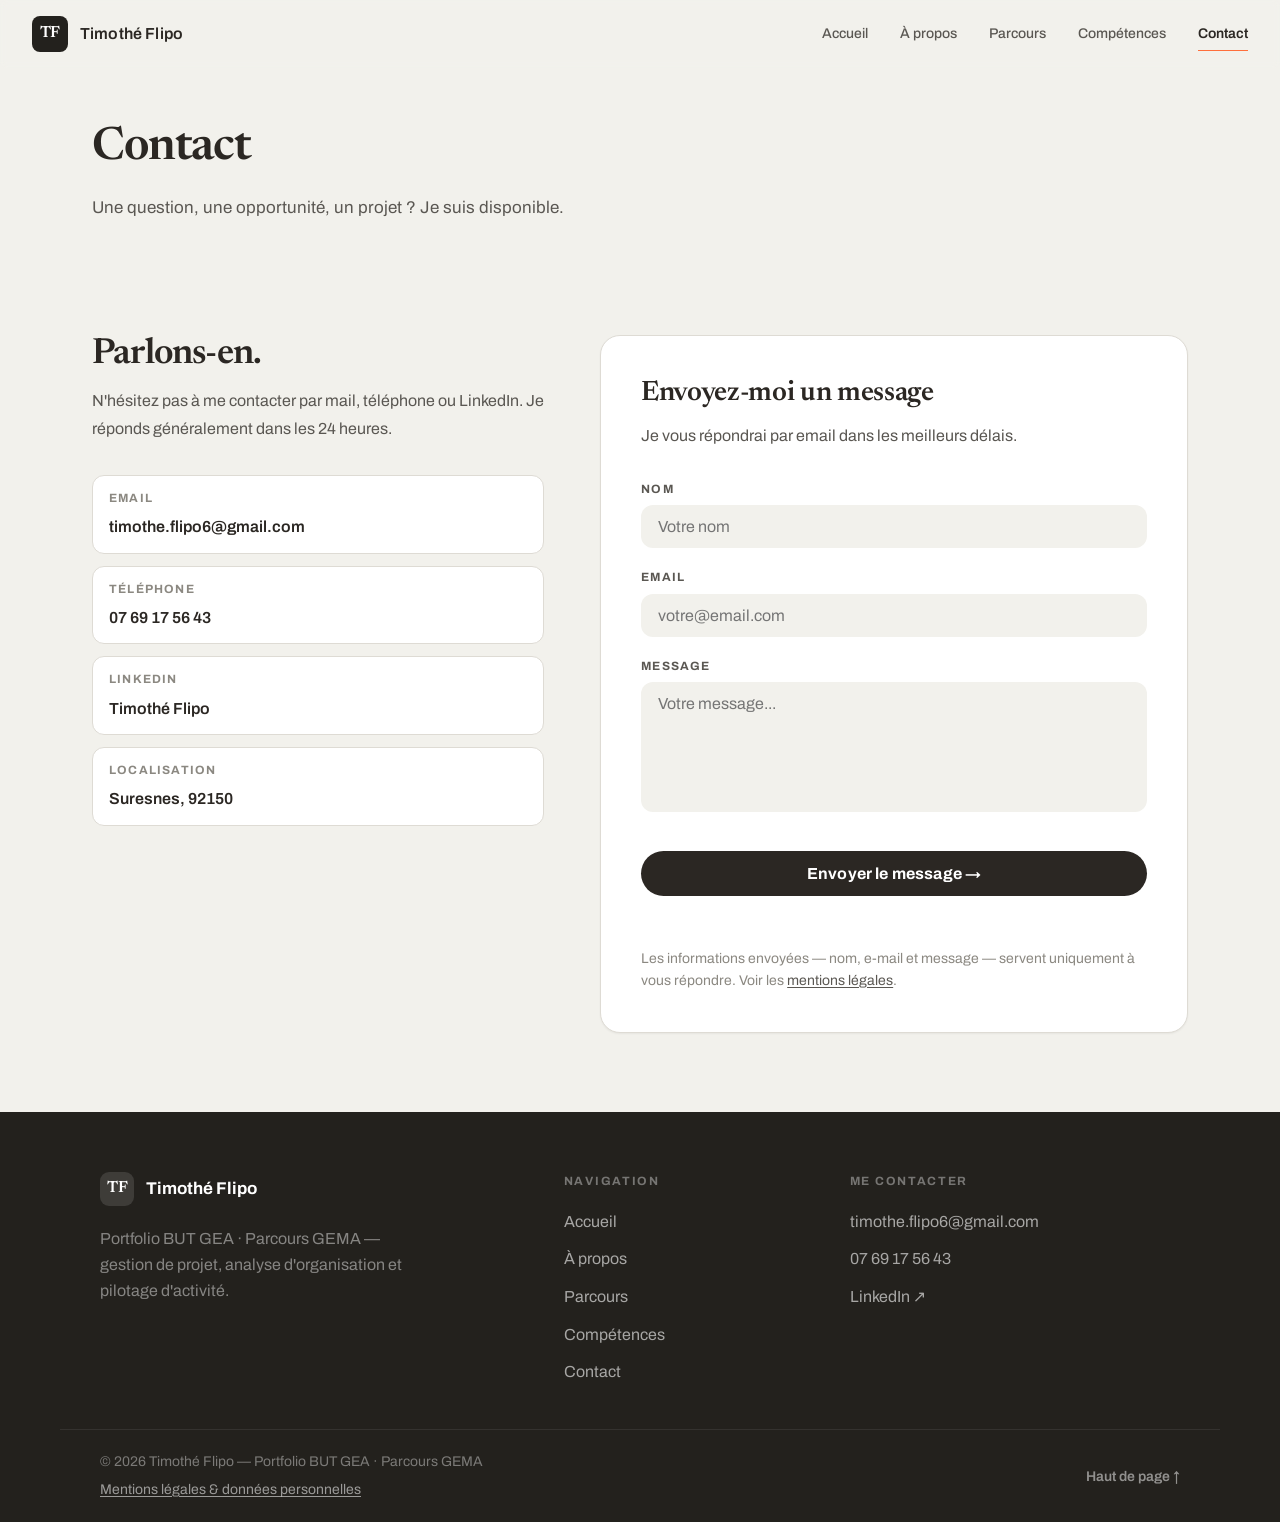
<file: contact.html>
<!DOCTYPE html>
<html lang="fr">
<head>
  <meta charset="UTF-8">
  <meta name="viewport" content="width=device-width, initial-scale=1.0">
  <meta name="description" content="Contacter Timothé Flipo — mail, téléphone, LinkedIn.">
  <title>Contact — Timothé Flipo</title>
  <link rel="preconnect" href="https://fonts.googleapis.com">
  <link rel="preconnect" href="https://fonts.gstatic.com" crossorigin>
  <link href="https://fonts.googleapis.com/css2?family=Archivo:wght@400;500;600;700&amp;family=Newsreader:opsz,wght@6..72,400;6..72,500;6..72,600&amp;display=swap" rel="stylesheet">
  <link rel="icon" href="favicon.svg?v=220" type="image/svg+xml">
  <link rel="canonical" href="https://timotheflipo.github.io/portfolio-v2/contact.html">
  <meta property="og:type" content="website">
  <meta property="og:locale" content="fr_FR">
  <meta property="og:site_name" content="Timothé Flipo — Portfolio">
  <meta property="og:title" content="Contact — Timothé Flipo">
  <meta property="og:description" content="Contacter Timothé Flipo — mail, téléphone, LinkedIn.">
  <meta property="og:url" content="https://timotheflipo.github.io/portfolio-v2/contact.html">
  <meta property="og:image" content="https://timotheflipo.github.io/portfolio-v2/images/og-card.png">
  <meta property="og:image:width" content="1200">
  <meta property="og:image:height" content="630">
  <meta name="twitter:card" content="summary_large_image">
  <meta name="theme-color" content="#f2f1ec">
  <!-- Sans JavaScript, les blocs animés à l'apparition doivent rester lisibles :
       la classe est posée avant le premier rendu, et c'est elle qui autorise le masquage. -->
  <script>document.documentElement.classList.add('js');</script>
  <link rel="stylesheet" href="css/style.css?v=220">
</head>
<body>

  <!-- Header injecté par main.js -->

  <main>
    <!-- PAGE HERO -->
    <div class="page-hero">
      <h1>Contact</h1>
      <p>Une question, une opportunité, un projet ? Je suis disponible.</p>
    </div>

    <!-- CONTACT LAYOUT -->
    <section class="contact-section">
      <div class="contact-layout">

        <!-- Colonne gauche : infos -->
        <div class="contact-info reveal-l">
          <h2 class="contact-info-title">Parlons-en.</h2>
          <p>
            N'hésitez pas à me contacter par mail, téléphone ou LinkedIn.
            Je réponds généralement dans les 24 heures.
          </p>

          <div class="contact-items">
            <a class="contact-item" href="mailto:timothe.flipo6@gmail.com">
              <div>
                <span class="contact-label">Email</span>
                <span class="contact-val">timothe.flipo6@gmail.com</span>
              </div>
            </a>

            <a class="contact-item" href="tel:+33769175643">
              <div>
                <span class="contact-label">Téléphone</span>
                <span class="contact-val">07 69 17 56 43</span>
              </div>
            </a>

            <a class="contact-item"
               href="https://www.linkedin.com/in/timoth%C3%A9-flipo-675099336"
               target="_blank" rel="noopener">
              <div>
                <span class="contact-label">LinkedIn</span>
                <span class="contact-val">Timothé Flipo</span>
              </div>
            </a>

            <div class="contact-item" style="cursor: default;">
              <div>
                <span class="contact-label">Localisation</span>
                <span class="contact-val">Suresnes, 92150</span>
              </div>
            </div>
          </div>
        </div>

        <!-- Colonne droite : formulaire -->
        <div class="contact-form-card reveal-r">
          <h3 class="form-heading">Envoyez-moi un message</h3>
          <p class="form-sub">Je vous répondrai par email dans les meilleurs délais.</p>

          <!-- Envoi sans rechargement via Web3Forms — voir initContactForm() dans js/main.js. -->
          <form id="contact-form">
            <input type="hidden" name="access_key" value="5fb1afc9-3785-4180-9e1e-0673cbe2ccaa">
            <input type="hidden" name="subject" value="Nouveau message depuis le portfolio">
            <input type="hidden" name="from_name" value="Portfolio — Timothé Flipo">
            <!-- anti-spam (honeypot) : ne pas remplir -->
            <input type="checkbox" name="botcheck" tabindex="-1" autocomplete="off" style="display:none !important">

            <div class="form-group">
              <label for="name">Nom</label>
              <input type="text" id="name" name="name" placeholder="Votre nom" required autocomplete="name">
            </div>

            <div class="form-group">
              <label for="email">Email</label>
              <input type="email" id="email" name="email" placeholder="votre@email.com" required autocomplete="email">
            </div>

            <div class="form-group">
              <label for="message">Message</label>
              <textarea id="message" name="message" placeholder="Votre message..." required></textarea>
            </div>

            <button type="submit" class="btn-submit">
              Envoyer le message →
            </button>
            <p class="form-status" id="form-status" role="status" aria-live="polite"></p>
            <!-- Le formulaire collecte un nom, un e-mail et un message : le dire ici est une obligation. -->
            <p class="form-legal">
              Les informations envoyées — nom, e-mail et message — servent uniquement à vous répondre.
              Voir les <a href="mentions-legales.html">mentions légales</a>.
            </p>
          </form>
        </div>

      </div>
    </section>
  </main>

  <!-- FOOTER -->
  <footer class="site-footer">
    <div class="footer-inner">
      <div class="footer-brand">
        <div class="footer-logo">
          <div class="footer-logo-mark">TF</div>
          <span class="footer-name">Timothé Flipo</span>
        </div>
        <p class="footer-tagline">Portfolio BUT GEA · Parcours GEMA — gestion de projet, analyse d'organisation et pilotage d'activité.</p>
      </div>
      <nav class="footer-col" aria-label="Navigation du pied de page">
        <span class="footer-col-title">Navigation</span>
        <a href="index.html">Accueil</a>
        <a href="about.html">À propos</a>
        <a href="parcours.html">Parcours</a>
        <a href="competences.html">Compétences</a>
        <a href="contact.html">Contact</a>
      </nav>
      <div class="footer-col">
        <span class="footer-col-title">Me contacter</span>
        <a href="mailto:timothe.flipo6@gmail.com">timothe.flipo6@gmail.com</a>
        <a href="tel:+33769175643">07 69 17 56 43</a>
        <a href="https://www.linkedin.com/in/timoth%C3%A9-flipo-675099336" target="_blank" rel="noopener">LinkedIn ↗</a>
      </div>
    </div>
    <div class="footer-bottom">
      <span class="footer-copy">
        © 2026 Timothé Flipo — Portfolio BUT GEA · Parcours GEMA
        <a class="footer-legal" href="mentions-legales.html">Mentions légales &amp; données personnelles</a>
      </span>
      <button type="button" class="footer-top" onclick="window.scrollTo({top:0,behavior:'smooth'})">Haut de page ↑</button>
    </div>
  </footer>

  <script src="js/data.js?v=220"></script>
  <script src="js/main.js?v=220"></script>
</body>
</html>
</file>
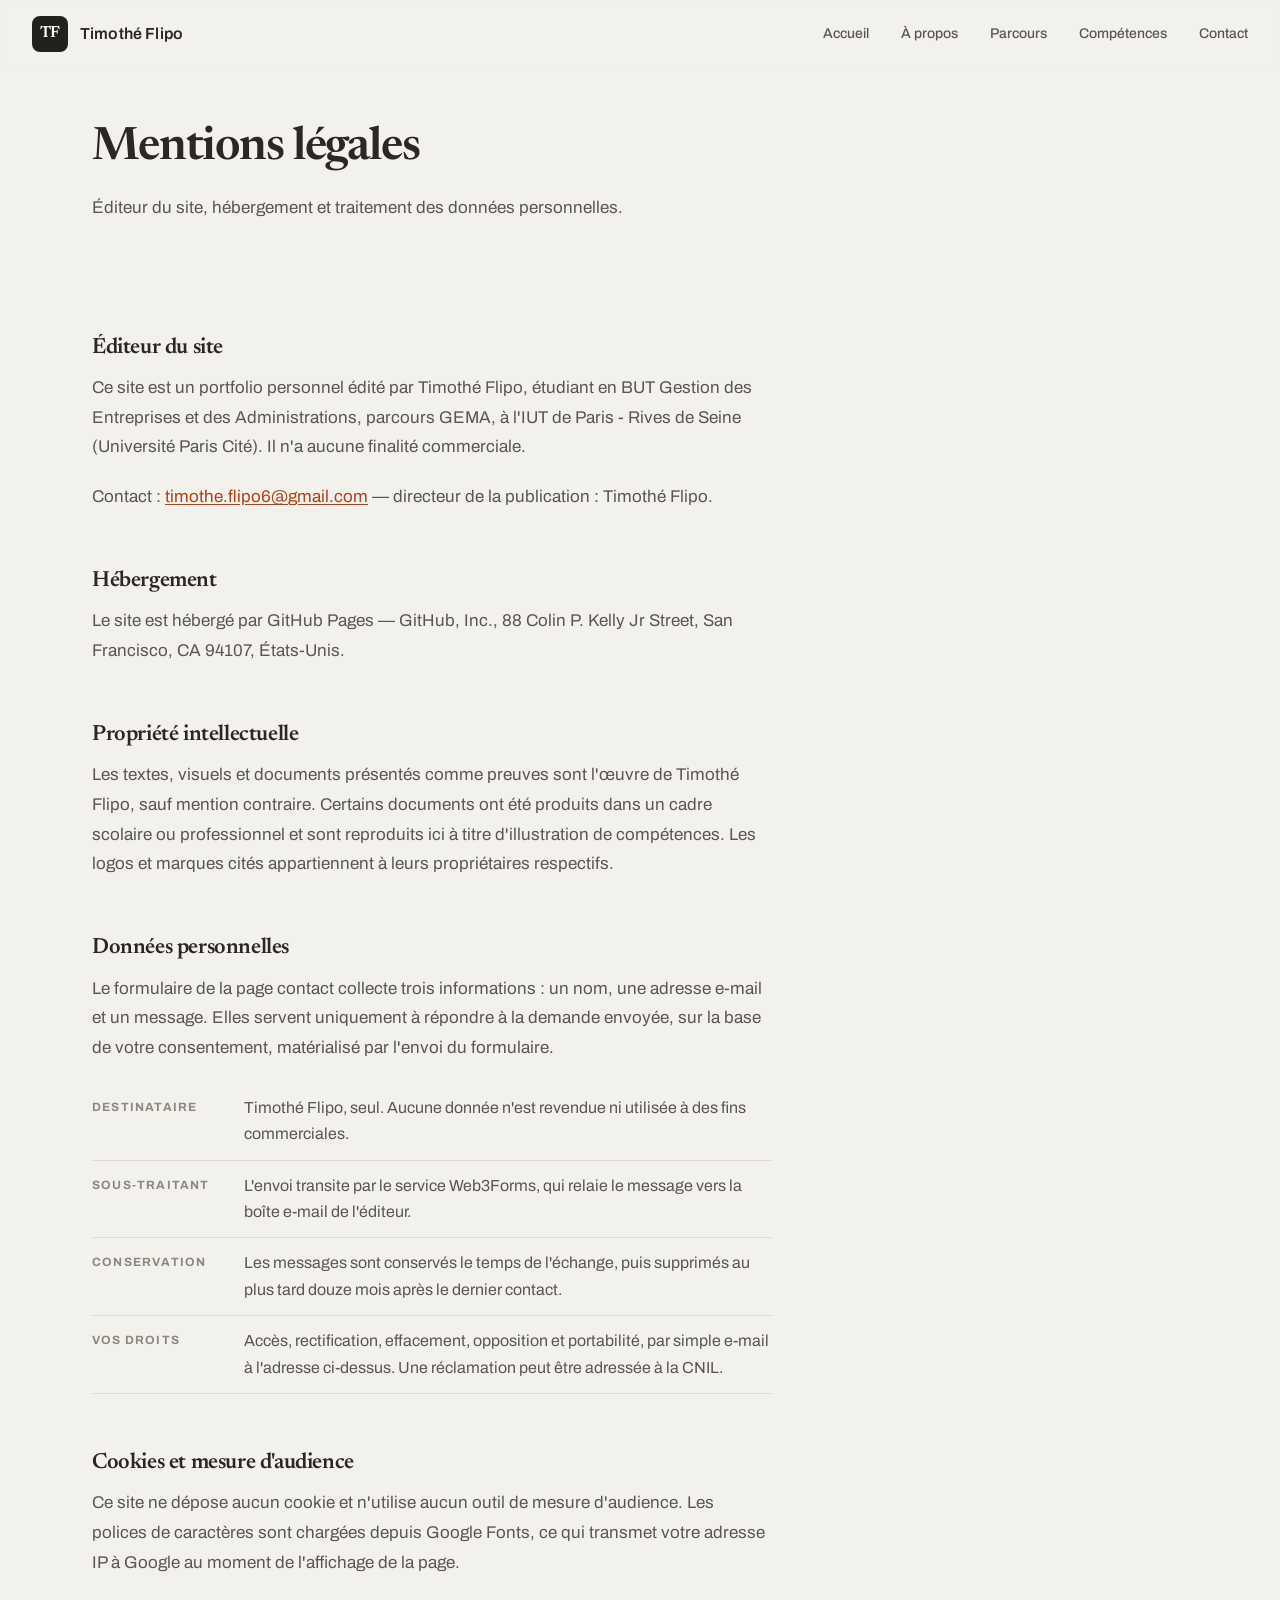
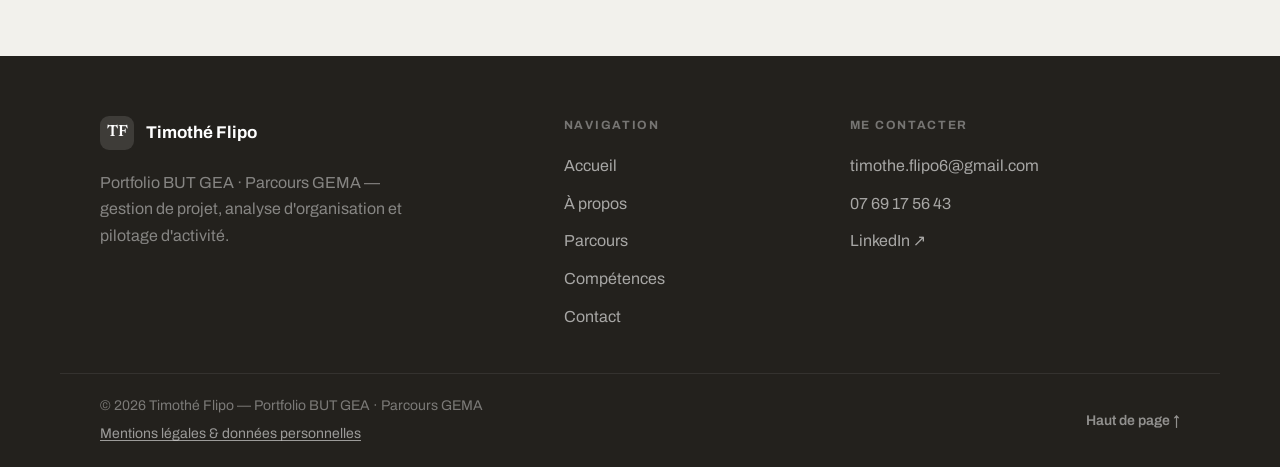
<file: mentions-legales.html>
<!DOCTYPE html>
<html lang="fr">
<head>
  <meta charset="UTF-8">
  <meta name="viewport" content="width=device-width, initial-scale=1.0">
  <meta name="description" content="Mentions légales et traitement des données personnelles du portfolio de Timothé Flipo.">
  <title>Mentions légales — Timothé Flipo</title>
  <link rel="preconnect" href="https://fonts.googleapis.com">
  <link rel="preconnect" href="https://fonts.gstatic.com" crossorigin>
  <link href="https://fonts.googleapis.com/css2?family=Archivo:wght@400;500;600;700&amp;family=Newsreader:opsz,wght@6..72,400;6..72,500;6..72,600&amp;display=swap" rel="stylesheet">
  <link rel="icon" href="favicon.svg?v=220" type="image/svg+xml">
  <link rel="canonical" href="https://timotheflipo.github.io/portfolio-v2/mentions-legales.html">
  <meta property="og:type" content="website">
  <meta property="og:locale" content="fr_FR">
  <meta property="og:site_name" content="Timothé Flipo — Portfolio">
  <meta property="og:title" content="Mentions légales — Timothé Flipo">
  <meta property="og:description" content="Mentions légales et traitement des données personnelles du portfolio de Timothé Flipo.">
  <meta property="og:url" content="https://timotheflipo.github.io/portfolio-v2/mentions-legales.html">
  <meta property="og:image" content="https://timotheflipo.github.io/portfolio-v2/images/og-card.png">
  <meta property="og:image:width" content="1200">
  <meta property="og:image:height" content="630">
  <meta name="twitter:card" content="summary_large_image">
  <meta name="theme-color" content="#f2f1ec">
  <!-- Sans JavaScript, les blocs animés à l'apparition doivent rester lisibles :
       la classe est posée avant le premier rendu, et c'est elle qui autorise le masquage. -->
  <script>document.documentElement.classList.add('js');</script>
  <link rel="stylesheet" href="css/style.css?v=220">
</head>
<body>

  <main>
    <div class="page-hero">
      <h1>Mentions légales</h1>
      <p>Éditeur du site, hébergement et traitement des données personnelles.</p>
    </div>

    <section class="legal">
      <div class="legal-inner">

        <section class="legal-block">
          <h2 class="section-title">Éditeur du site</h2>
          <p class="prose">
            Ce site est un portfolio personnel édité par Timothé Flipo, étudiant en BUT Gestion
            des Entreprises et des Administrations, parcours GEMA, à l'IUT de Paris&nbsp;- Rives de
            Seine (Université Paris Cité). Il n'a aucune finalité commerciale.
          </p>
          <p class="prose">
            Contact&nbsp;: <a href="mailto:timothe.flipo6@gmail.com">timothe.flipo6@gmail.com</a>
            — directeur de la publication&nbsp;: Timothé Flipo.
          </p>
        </section>

        <section class="legal-block">
          <h2 class="section-title">Hébergement</h2>
          <p class="prose">
            Le site est hébergé par GitHub&nbsp;Pages — GitHub,&nbsp;Inc., 88 Colin P. Kelly Jr Street,
            San Francisco, CA 94107, États-Unis.
          </p>
        </section>

        <section class="legal-block">
          <h2 class="section-title">Propriété intellectuelle</h2>
          <p class="prose">
            Les textes, visuels et documents présentés comme preuves sont l'œuvre de Timothé Flipo,
            sauf mention contraire. Certains documents ont été produits dans un cadre scolaire ou
            professionnel et sont reproduits ici à titre d'illustration de compétences. Les logos
            et marques cités appartiennent à leurs propriétaires respectifs.
          </p>
        </section>

        <section class="legal-block">
          <h2 class="section-title">Données personnelles</h2>
          <p class="prose">
            Le formulaire de la page contact collecte trois informations&nbsp;: un nom, une adresse
            e-mail et un message. Elles servent uniquement à répondre à la demande envoyée, sur la
            base de votre consentement, matérialisé par l'envoi du formulaire.
          </p>
          <dl class="legal-list">
            <div>
              <dt>Destinataire</dt>
              <dd>Timothé Flipo, seul. Aucune donnée n'est revendue ni utilisée à des fins commerciales.</dd>
            </div>
            <div>
              <dt>Sous-traitant</dt>
              <dd>L'envoi transite par le service Web3Forms, qui relaie le message vers la boîte e-mail de l'éditeur.</dd>
            </div>
            <div>
              <dt>Conservation</dt>
              <dd>Les messages sont conservés le temps de l'échange, puis supprimés au plus tard douze mois après le dernier contact.</dd>
            </div>
            <div>
              <dt>Vos droits</dt>
              <dd>Accès, rectification, effacement, opposition et portabilité, par simple e-mail à l'adresse ci-dessus. Une réclamation peut être adressée à la CNIL.</dd>
            </div>
          </dl>
        </section>

        <section class="legal-block">
          <h2 class="section-title">Cookies et mesure d'audience</h2>
          <p class="prose">
            Ce site ne dépose aucun cookie et n'utilise aucun outil de mesure d'audience. Les polices
            de caractères sont chargées depuis Google&nbsp;Fonts, ce qui transmet votre adresse IP à
            Google au moment de l'affichage de la page.
          </p>
        </section>

      </div>
    </section>
  </main>

  <!-- FOOTER -->
  <footer class="site-footer">
    <div class="footer-inner">
      <div class="footer-brand">
        <div class="footer-logo">
          <div class="footer-logo-mark">TF</div>
          <span class="footer-name">Timothé Flipo</span>
        </div>
        <p class="footer-tagline">Portfolio BUT GEA · Parcours GEMA — gestion de projet, analyse d'organisation et pilotage d'activité.</p>
      </div>
      <nav class="footer-col" aria-label="Navigation du pied de page">
        <span class="footer-col-title">Navigation</span>
        <a href="index.html">Accueil</a>
        <a href="about.html">À propos</a>
        <a href="parcours.html">Parcours</a>
        <a href="competences.html">Compétences</a>
        <a href="contact.html">Contact</a>
      </nav>
      <div class="footer-col">
        <span class="footer-col-title">Me contacter</span>
        <a href="mailto:timothe.flipo6@gmail.com">timothe.flipo6@gmail.com</a>
        <a href="tel:+33769175643">07 69 17 56 43</a>
        <a href="https://www.linkedin.com/in/timoth%C3%A9-flipo-675099336" target="_blank" rel="noopener">LinkedIn ↗</a>
      </div>
    </div>
    <div class="footer-bottom">
      <span class="footer-copy">
        © 2026 Timothé Flipo — Portfolio BUT GEA · Parcours GEMA
        <a class="footer-legal" href="mentions-legales.html">Mentions légales &amp; données personnelles</a>
      </span>
      <button type="button" class="footer-top" onclick="window.scrollTo({top:0,behavior:'smooth'})">Haut de page ↑</button>
    </div>
  </footer>

  <script src="js/data.js?v=220"></script>
  <script src="js/main.js?v=220"></script>
</body>
</html>
</file>
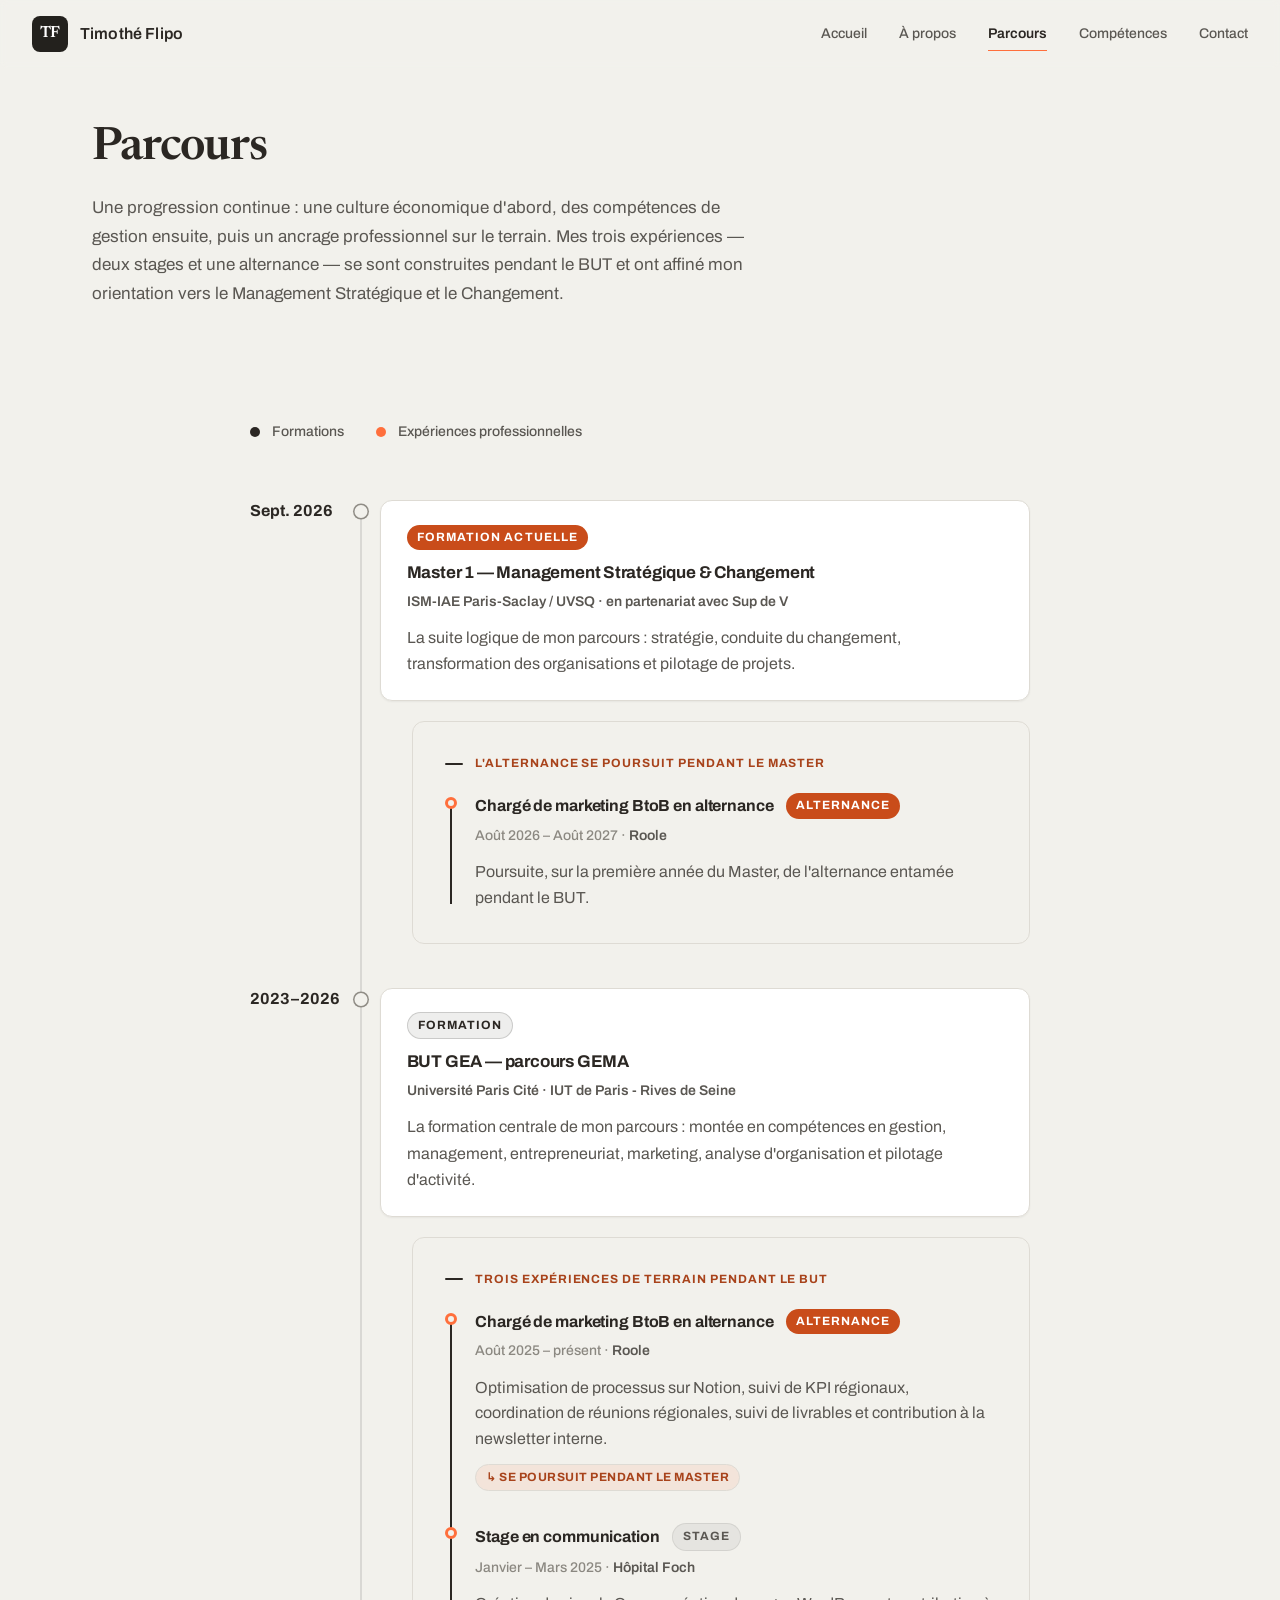
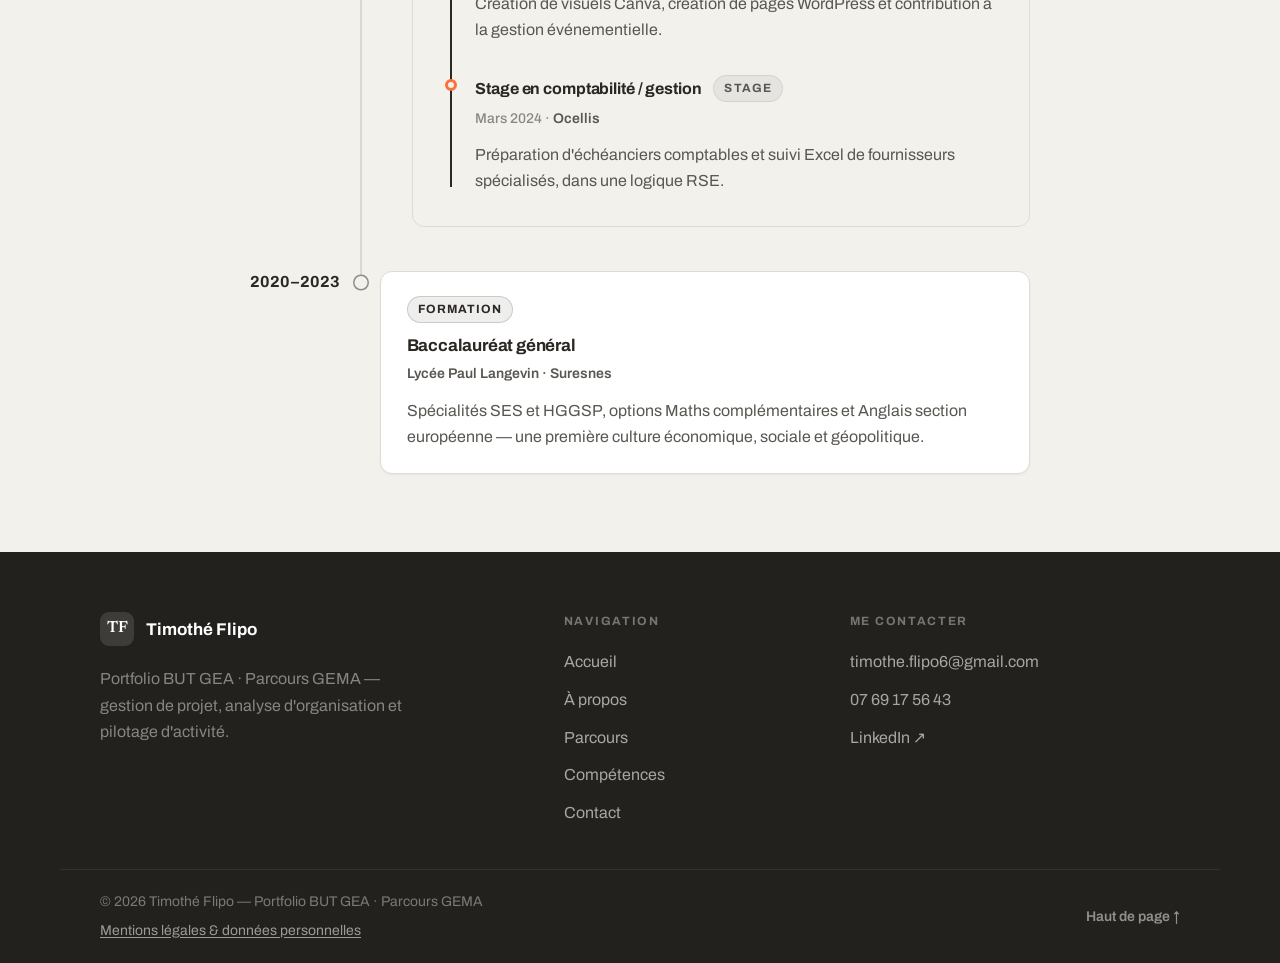
<file: parcours.html>
<!DOCTYPE html>
<html lang="fr">
<head>
  <meta charset="UTF-8">
  <meta name="viewport" content="width=device-width, initial-scale=1.0">
  <meta name="description" content="Parcours de Timothé Flipo — formations, expériences et progression vers le management stratégique.">
  <title>Parcours — Timothé Flipo</title>
  <link rel="preconnect" href="https://fonts.googleapis.com">
  <link rel="preconnect" href="https://fonts.gstatic.com" crossorigin>
  <link href="https://fonts.googleapis.com/css2?family=Archivo:wght@400;500;600;700&amp;family=Newsreader:opsz,wght@6..72,400;6..72,500;6..72,600&amp;display=swap" rel="stylesheet">
  <link rel="icon" href="favicon.svg?v=220" type="image/svg+xml">
  <link rel="canonical" href="https://timotheflipo.github.io/portfolio-v2/parcours.html">
  <meta property="og:type" content="website">
  <meta property="og:locale" content="fr_FR">
  <meta property="og:site_name" content="Timothé Flipo — Portfolio">
  <meta property="og:title" content="Parcours — Timothé Flipo">
  <meta property="og:description" content="Parcours de Timothé Flipo — formations, expériences et progression vers le management stratégique.">
  <meta property="og:url" content="https://timotheflipo.github.io/portfolio-v2/parcours.html">
  <meta property="og:image" content="https://timotheflipo.github.io/portfolio-v2/images/og-card.png">
  <meta property="og:image:width" content="1200">
  <meta property="og:image:height" content="630">
  <meta name="twitter:card" content="summary_large_image">
  <meta name="theme-color" content="#f2f1ec">
  <!-- Sans JavaScript, les blocs animés à l'apparition doivent rester lisibles :
       la classe est posée avant le premier rendu, et c'est elle qui autorise le masquage. -->
  <script>document.documentElement.classList.add('js');</script>
  <link rel="stylesheet" href="css/style.css?v=220">
</head>
<body>

  <!-- Header injecté par main.js -->

  <main>

    <!-- PAGE HERO -->
    <div class="page-hero">
      <h1>Parcours</h1>
      <p>Une progression continue&nbsp;: une culture économique d'abord, des compétences de gestion ensuite, puis un ancrage professionnel sur le terrain. Mes trois expériences — deux stages et une alternance — se sont construites pendant le BUT et ont affiné mon orientation vers le Management Stratégique et le Changement.</p>
    </div>

    <!-- TIMELINE -->
    <section class="timeline-section">
      <div class="timeline-wrap">
        <div class="timeline-legend reveal">
          <div class="legend-item">
            <div class="legend-dot scolaire"></div>
            <span>Formations</span>
          </div>
          <div class="legend-item">
            <div class="legend-dot pro"></div>
            <span>Expériences professionnelles</span>
          </div>
        </div>
        <div class="tl" id="timeline-axis"></div>
      </div>
    </section>

  </main>

  <!-- FOOTER -->
  <footer class="site-footer">
    <div class="footer-inner">
      <div class="footer-brand">
        <div class="footer-logo">
          <div class="footer-logo-mark">TF</div>
          <span class="footer-name">Timothé Flipo</span>
        </div>
        <p class="footer-tagline">Portfolio BUT GEA · Parcours GEMA — gestion de projet, analyse d'organisation et pilotage d'activité.</p>
      </div>
      <nav class="footer-col" aria-label="Navigation du pied de page">
        <span class="footer-col-title">Navigation</span>
        <a href="index.html">Accueil</a>
        <a href="about.html">À propos</a>
        <a href="parcours.html">Parcours</a>
        <a href="competences.html">Compétences</a>
        <a href="contact.html">Contact</a>
      </nav>
      <div class="footer-col">
        <span class="footer-col-title">Me contacter</span>
        <a href="mailto:timothe.flipo6@gmail.com">timothe.flipo6@gmail.com</a>
        <a href="tel:+33769175643">07 69 17 56 43</a>
        <a href="https://www.linkedin.com/in/timoth%C3%A9-flipo-675099336" target="_blank" rel="noopener">LinkedIn ↗</a>
      </div>
    </div>
    <div class="footer-bottom">
      <span class="footer-copy">
        © 2026 Timothé Flipo — Portfolio BUT GEA · Parcours GEMA
        <a class="footer-legal" href="mentions-legales.html">Mentions légales &amp; données personnelles</a>
      </span>
      <button type="button" class="footer-top" onclick="window.scrollTo({top:0,behavior:'smooth'})">Haut de page ↑</button>
    </div>
  </footer>

  <script src="js/data.js?v=220"></script>
  <script src="js/main.js?v=220"></script>
</body>
</html>
</file>
<file: css/style.css>
/* =========================================================
   PORTFOLIO — TIMOTHÉ FLIPO
   Système de design V2.

   Le V1 empilait des décisions locales : 53 tailles de police,
   53 ombres, 22 rayons pilule, trois palettes. Tout ce qui suit
   est décidé une fois ici et appliqué partout ailleurs.
   Aucune valeur en dur ne doit réapparaître dans le reste du
   fichier ni dans les pages.
   ========================================================= */

:root {
  /* ---------- Couleur ----------
     Une seule palette. Le beige porte les pages, le blanc porte
     les cartes, l'encre porte le texte. L'orange est un accent :
     il ne sert qu'à marquer, jamais à décorer. */
  --paper:      #f2f1ec;   /* fond de page */
  --white:      #ffffff;   /* fond de carte */
  --ink:        #2b2723;   /* texte courant */
  --stone:      #5a5752;   /* texte secondaire, mesuré 6,6:1 sur beige */
  --ash:        #8b8881;   /* texte tertiaire, réservé aux métadonnées */

  /*
     Contour porteur d'information : c'est lui, et non l'ombre,
     qui sépare une carte de son fond. Mesuré à 3,2:1 sur le beige,
     au-dessus du seuil de 3:1 exigé pour un élément non textuel.
  */
  --rule:       #908d86;
  --rule-soft:  #dedbd4;   /* filet purement décoratif, sans rôle */

  /*
     Accent unique, et vif. Le V2 l'avait tellement assourdi que le site
     était devenu noir et blanc. Il revient à l'orange d'origine, mais
     comme ponctuation fonctionnelle — il marque ce qui compte (projet
     central, distinction, état courant), il ne décore jamais.

     Trois valeurs, trois rôles, et c'est le contraste qui les sépare :

     `--accent` est l'orange vif. Il ne porte jamais de texte — points,
     filets, contours, soulignés, survols. Du blanc dessus tomberait à
     2,77:1, largement sous le seuil.

     `--accent-solid` est le même orange assombri juste ce qu'il faut
     pour qu'une capsule pleine porte du texte blanc : 4,63:1, conforme
     AA y compris en petit corps.

     `--accent-ink` est la seule valeur pour du texte accentué posé sur
     fond clair : 5,4:1 sur le beige.
  */
  --accent:       #ff6f3c;
  --accent-solid: #c94c1a;
  --accent-ink:   #a8431b;
  --accent-wash:  rgba(255, 111, 60, 0.10);

  /*
     Fond sombre. La section de rupture et le pied de page ferment
     la lecture par la même valeur : un token plutôt que deux
     copies qui dériveraient l'une de l'autre.
  */
  /*
     Beige de section. Le noir réservé au fil du portfolio et au pied de
     page : les trois parties projets ne sont pas des chapitres séparés
     du site, la cassure du noir au blanc était trop franche pour elles.
     Cette valeur est prise sur la teinte de l'accent, très désaturée et
     très éclaircie — elle se lit comme du papier légèrement réchauffé.
     Mesurée à 1,09 contre le fond : assez pour faire bande, pas assez
     pour faire rupture. L'encre y tient 12:1.
  */
  --sand:       #f2e5dc;

  --night:      #23211d;
  --night-text: #d5d1c8;   /* texte courant sur fond sombre, 10,1:1 */
  --night-rule: rgba(255, 255, 255, 0.16);

  /* ---------- Typographie ----------
     Deux familles, deux rôles. Une serif éditoriale pour tout ce
     qui titre, une grotesque neutre pour tout ce qui se lit.
     Aucune des deux ne sert dans le rôle de l'autre. */
  --font-display: 'Newsreader', Georgia, 'Times New Roman', serif;
  --font-body: 'Archivo', ui-sans-serif, system-ui, -apple-system, 'Segoe UI', Roboto, sans-serif;

  /*
     Échelle en pixels. Dix valeurs nommées, pas une de plus.
     Le V1 en comptait 53, dont un `clamp(1rem, 4.2vw, 4.25rem)`
     qui rendait le titre d'accueil à 16px sur un écran de 375px.
  */
  --text-caption:     12px;   /* micro-labels en capitales */
  --text-body-sm:     14px;   /* métadonnées, tags, légendes */
  --text-body:        16px;   /* interface */
  --text-prose:       17px;   /* corps des articles, un cran au-dessus */
  --text-subheading:  20px;   /* chapeaux */
  --text-heading-sm:  22px;
  --text-heading:     28px;
  --text-heading-lg:  36px;
  --text-display:     46px;
  --text-display-lg:  60px;

  /* ---------- Rythme ----------
     Le V1 comptait 23 valeurs de `gap` distinctes. Cinq suffisent. */
  --page-max:    1160px;
  --prose-max:   680px;
  --section-gap: var(--gap-lg);
  --gap-xs:  6px;
  --gap-sm:  12px;
  --gap:     20px;
  --gap-md:  32px;
  --gap-lg:  56px;
  --card-padding: 24px;

  /* ---------- Formes ----------
     Un seul token pilule, là où le V1 mélangeait 50px, 99px et 999px
     sur 22 déclarations. Et des rayons courts : les angles très
     arrondis sont l'un des marqueurs à éviter. */
  --radius-sm:   8px;   /* capsules, badges */
  --radius:      12px;  /* boutons, champs, petits blocs */
  --radius-card: 20px;  /* cartes et grandes surfaces */
  --radius-pill: 9999px;

  /* ---------- Profondeur ----------
     L'ombre ne porte plus l'information, le contour s'en charge.
     Il n'en reste que deux, réservées à ce qui flotte réellement
     au-dessus de la page. */
  --shadow:      0 1px 2px rgba(0, 0, 0, 0.05);
  --shadow-lift: 0 12px 40px rgba(0, 0, 0, 0.14);

  /* ---------- Mouvement ----------
     `out` pour ce qui entre ou réagit, `in-out` pour ce qui se
     déplace d'un point à un autre. Trois durées : l'appui, le
     survol — vu des dizaines de fois, donc bref — et le panneau. */
  --ease-out:    cubic-bezier(0.23, 1, 0.32, 1);
  --ease-in-out: cubic-bezier(0.77, 0, 0.175, 1);
  --dur-press: 140ms;
  --dur-hover: 180ms;
  --dur-panel: 240ms;
  --dur-reveal: 400ms;  /* entrée au défilement */

  --header-h: 68px;
}

/*
   Sous 720px, les trois plus grands paliers descendent d'un cran.
   C'est la seule chose qui change : le reste de l'échelle tient
   déjà sur un écran étroit.
*/
@media (max-width: 720px) {
  :root {
    --text-display-lg: 36px;
    --text-display:    30px;
    --text-heading-lg: 26px;
    --text-heading:    23px;
    --section-gap: var(--gap-lg);
    --header-h:        60px;
  }
}

/* ============================================
   BASE
   ============================================ */
*, *::before, *::after { box-sizing: border-box; margin: 0; padding: 0; }

/*
   Défilement doux réservé aux ancres cliquées. Posé sur `html`,
   il s'appliquait aussi à la restauration de position au
   rechargement, qui doit rester instantanée.
*/
html:focus-within { scroll-behavior: smooth; }

body {
  font-family: var(--font-body);
  font-size: var(--text-body);
  color: var(--ink);
  background-color: var(--paper);
  overflow-x: clip;
  line-height: 1.6;
  -webkit-font-smoothing: antialiased;
}

img { max-width: 100%; height: auto; display: block; }
a { text-decoration: none; color: inherit; }
button { cursor: pointer; border: none; background: none; font-family: inherit; color: inherit; }
ul { list-style: none; }

:focus-visible { outline: 2px solid var(--accent-ink); outline-offset: 2px; }

/* Lu par les lecteurs d'écran, invisible à l'œil : « 01 » seul ne veut rien dire. */
.sr-only {
  position: absolute;
  width: 1px; height: 1px;
  padding: 0; margin: -1px;
  overflow: hidden;
  clip: rect(0 0 0 0);
  white-space: nowrap;
  border: 0;
}

/*
   L'interlettrage dépend de la taille : plus les lettres grossissent,
   plus l'espace optique entre elles paraît large. Une valeur unique
   pour tous les titres est forcément fausse quelque part.
*/
h1, h2, h3, h4 {
  font-family: var(--font-display);
  font-weight: 600;
  color: var(--ink);
  margin: 0;
}
h1 { font-size: var(--text-display-lg); line-height: 1.08; letter-spacing: -0.025em; }
h2 { font-size: var(--text-display);    line-height: 1.12; letter-spacing: -0.022em; }
h3 { font-size: var(--text-heading);    line-height: 1.25; letter-spacing: -0.012em; }
h4 { font-size: var(--text-subheading); line-height: 1.35; letter-spacing: -0.008em; }
p { margin: 0; }

/*
   Les valeurs chiffrées ne sont pas des titres : sans cette règle
   elles héritent de l'interlettrage du corps de texte et paraissent
   lâches. `tabular-nums` les empêche aussi de danser d'une fiche
   à l'autre.
*/
.num {
  font-family: var(--font-display);
  font-variant-numeric: tabular-nums;
  letter-spacing: -0.02em;
}

/* ============================================
   UTILITIES
   ============================================ */
.container {
  max-width: var(--page-max);
  margin: 0 auto;
  padding: 0 var(--gap-md);
}
.section-pad { padding: var(--section-gap) 0; }
.text-gray { color: var(--stone); }
.text-center { text-align: center; }

/*
   Micro-label en capitales. Le V1 en comptait sept variantes
   (`ts-eyebrow`, `section-label`, `proj-eyebrow`, `comp-num`,
   `contact-label`, `footer-col-title`, `burger-label`), toutes
   légèrement différentes. Une seule classe désormais, que les
   anciens noms aliasent.
*/
.eyebrow,
.proj-eyebrow,
.ts-eyebrow,
.contact-label,
.footer-col-title {
  display: block;
  font-family: var(--font-body);
  font-size: var(--text-caption);
  font-weight: 700;
  letter-spacing: 0.14em;
  text-transform: uppercase;
  color: var(--stone);
  margin: 0 0 var(--gap-sm);
}
.eyebrow--accent,
.section-label,
.proj-eyebrow,
.skill-light-name,
.preuve-comp { color: var(--accent-ink); }

/*
   Les micro-labels de section reprennent la forme commune, mais la
   couleur d'accent : ce sont eux qui découpent la lecture d'une page
   projet, ils doivent se repérer d'un coup d'œil.
*/
.section-label {
  display: flex;
  align-items: center;
  gap: var(--gap-sm);
  font-family: var(--font-body);
  font-size: var(--text-caption);
  font-weight: 700;
  letter-spacing: 0.14em;
  text-transform: uppercase;
  margin: 0 0 var(--gap-sm);
}

/*
   Chapeau. Deux crans au-dessus du corps et dans la couleur du texte
   principal : sans cet écart, il se confond avec le paragraphe suivant
   et ne joue plus son rôle d'entrée.
*/
.lede {
  font-size: var(--text-subheading);
  line-height: 1.6;
  color: var(--ink);
  letter-spacing: -0.006em;
}

/* Titres hérités du V1, redirigés vers l'échelle. */
.display  { font-size: var(--text-display-lg); line-height: 1.08; letter-spacing: -0.025em; }
.title-lg { font-size: var(--text-display);    line-height: 1.12; letter-spacing: -0.022em; }
.title-md { font-size: var(--text-heading-lg); line-height: 1.2;  letter-spacing: -0.018em; }
.display, .title-lg, .title-md { font-family: var(--font-display); font-weight: 600; color: var(--ink); }
.body-sm { font-size: var(--text-body-sm); line-height: 1.7; }

/* ============================================
   BUTTONS
   ============================================ */
/*
   `transition: all` animait des propriétés non voulues et hors GPU.
   Seules `transform` et les couleurs sont animées, et un état `:active`
   donne enfin un retour à l'appui — il n'en existait aucun sur le site.
*/
.btn {
  display: inline-flex;
  align-items: center;
  gap: var(--gap-xs);
  padding: 13px 26px;
  border-radius: var(--radius-pill);
  font-size: var(--text-body-sm);
  font-weight: 600;
  letter-spacing: 0.005em;
  cursor: pointer;
  transition: transform var(--dur-hover) var(--ease-out),
              background-color var(--dur-hover) ease,
              color var(--dur-hover) ease,
              border-color var(--dur-hover) ease;
}
.btn:active { transform: scale(0.97); transition-duration: var(--dur-press); }
.btn-dark {
  background-color: var(--ink);
  color: var(--white);
}
.btn-outline {
  background-color: transparent;
  color: var(--ink);
  border: 1.5px solid var(--rule);
}

/* ============================================
   HEADER
   ============================================ */
.site-header {
  position: fixed;
  top: 0; left: 0; right: 0;
  height: var(--header-h);
  z-index: 900;
  display: flex;
  align-items: center;
  justify-content: space-between;
  padding: 0 2rem;
  background-color: transparent;
  backdrop-filter: blur(3px);
  -webkit-backdrop-filter: blur(3px);
  transition: background-color var(--dur-panel) var(--ease-out), box-shadow var(--dur-panel) var(--ease-out);
}
.site-header.scrolled {
  background-color: rgba(241, 241, 236, 0.88);
  backdrop-filter: blur(16px);
  -webkit-backdrop-filter: blur(16px);
  box-shadow: inset 0 -1px 0 var(--rule-soft);
}

/* Logo */
.logo {
  display: flex;
  align-items: center;
  gap: var(--gap-sm);
  cursor: pointer;
  text-decoration: none;
}
.logo-mark {
  width: 36px;
  height: 36px;
  background-color: var(--night);
  color: var(--white);
  border-radius: var(--radius-sm);
  display: flex;
  align-items: center;
  justify-content: center;
  font-family: var(--font-display);
  font-weight: 600;
  font-size: var(--text-body);
  letter-spacing: -0.01em;
  flex-shrink: 0;
  transition: background-color var(--dur-hover) var(--ease-out), transform var(--dur-hover) var(--ease-out);
}

.logo-name {
  font-size: var(--text-body);
  font-weight: 600;
  color: var(--ink);
  letter-spacing: 0.01em;
}

/*
   Navigation horizontale, visible dès 900px. Le V1 cachait les cinq
   liens derrière un bouton « Menu » même sur un écran large, où la
   place ne manquait pas.
*/
.nav-inline { display: none; }
@media (min-width: 900px) {
  .nav-inline {
    display: flex;
    align-items: center;
    gap: var(--gap-md);
  }
  .nav-inline a {
    position: relative;
    font-size: var(--text-body-sm);
    font-weight: 500;
    color: var(--stone);
    padding: 6px 0;
    transition: color var(--dur-hover) ease;
  }
  .nav-inline a[aria-current="page"] { color: var(--ink); font-weight: 600; }
  .nav-inline a[aria-current="page"]::after {
    content: '';
    position: absolute;
    left: 0; right: 0; bottom: 0;
    height: 1.5px;
    background-color: var(--accent);
  }
}

/* Burger */
.burger-btn {
  height: 42px;
  display: flex;
  flex-direction: row;
  align-items: center;
  gap: var(--gap-sm);
  padding: 0 13px;
  border-radius: var(--radius-pill);
  border: 1px solid var(--rule-soft);
  background-color: var(--white);
  box-shadow: var(--shadow);
  transition: background-color var(--dur-hover) var(--ease-out), box-shadow var(--dur-hover) var(--ease-out), border-color var(--dur-hover) var(--ease-out);
  position: relative;
  z-index: 1001;
  flex-shrink: 0;
}

.burger-label {
  font-family: var(--font-body);
  font-size: var(--text-body-sm);
  font-weight: 700;
  letter-spacing: 0.09em;
  text-transform: uppercase;
  color: var(--ink);
}
.burger-box {
  width: 22px;
  height: 16px;
  display: flex;
  flex-direction: column;
  justify-content: center;
  align-items: center;
  gap: var(--gap-xs);
}
.burger-line {
  width: 22px;
  height: 1.5px;
  background-color: var(--ink);
  border-radius: 2px;
  transition: transform var(--dur-panel) var(--ease-out), opacity var(--dur-hover) var(--ease-out);
  transform-origin: center;
}
.burger-btn.open .burger-line:nth-child(1) { transform: translateY(6.5px) rotate(45deg); }
.burger-btn.open .burger-line:nth-child(2) { opacity: 0; transform: scaleX(0); }
.burger-btn.open .burger-line:nth-child(3) { transform: translateY(-6.5px) rotate(-45deg); }
.burger-btn.open .burger-line { background-color: var(--ink); }


/* Nav overlay */
.nav-overlay {
  position: fixed;
  inset: 0;
  background-color: rgba(0,0,0,0.42);
  backdrop-filter: blur(4px);
  z-index: 950;
  opacity: 0;
  pointer-events: none;
  transition: opacity var(--dur-panel) var(--ease-out);
}
.nav-overlay.visible { opacity: 1; pointer-events: all; }

/* Nav panel — design clair & minimaliste */
.nav-panel {
  position: fixed;
  top: 0; right: 0;
  width: min(330px, 100vw);
  height: 100vh;
  background-color: var(--paper);
  z-index: 1000;
  transform: translateX(100%);
  transition: transform var(--dur-panel) var(--ease-out);
  display: flex;
  flex-direction: column;
  padding: 1.75rem 1.4rem 2rem;
  overflow-y: auto;
  box-shadow: var(--shadow-lift);
}
.nav-panel.open { transform: translateX(0); }

/*
   Au-delà de 900px les cinq liens sont dans l'en-tête : le panneau et
   son bouton n'ont plus de raison d'être. `display: none` plutôt qu'un
   simple masquage, sinon le panneau, posé hors champ à droite, continue
   d'étendre la largeur défilable du document.
*/
@media (min-width: 900px) {
  .burger-btn, .nav-panel, .nav-overlay { display: none; }
}

/* En-tête : logo + identité */
.nav-head {
  display: flex;
  align-items: center;
  gap: var(--gap-sm);
  padding: 0.25rem 0.5rem 1.25rem;
}
.nav-head-mark {
  width: 42px; height: 42px;
  background-color: var(--ink);
  color: var(--white);
  border-radius: 12px;
  display: flex; align-items: center; justify-content: center;
  font-family: var(--font-display);
  font-weight: 600;
  font-size: var(--text-body);
  flex-shrink: 0;
}
.nav-head-info { display: flex; flex-direction: column; gap: var(--gap-xs); }
.nav-head-name { font-size: var(--text-body); font-weight: 700; color: var(--ink); line-height: 1.25; }
.nav-head-mail { font-size: var(--text-body-sm); color: var(--ash); }

/* Label de section */
.nav-section-label {
  font-size: var(--text-body-sm);
  font-weight: 600;
  color: var(--ash);
  letter-spacing: 0.02em;
  padding: 0 0.75rem;
  margin: 0.75rem 0 0.5rem;
  border-top: 1px solid rgba(0,0,0,0.07);
  padding-top: 1.25rem;
}

.nav-links { display: flex; flex-direction: column; gap: var(--gap-xs); }
.nav-link {
  display: flex;
  align-items: center;
  gap: var(--gap-sm);
  padding: 11px 12px;
  border-radius: 10px;
  color: var(--stone);
  font-family: var(--font-body);
  font-weight: 500;
  font-size: var(--text-body);
  cursor: pointer;
  transition: background-color var(--dur-hover) var(--ease-out), color var(--dur-hover) var(--ease-out);
}

.nav-link.active { background-color: var(--paper); color: var(--ink); font-weight: 600; }

.nav-bottom {
  margin-top: auto;
  padding: 1.25rem 0.75rem 0;
  font-size: var(--text-body-sm);
  color: var(--ash);
  line-height: 1.7;
  border-top: 1px solid rgba(0,0,0,0.07);
}

/* ============================================
   ACCUEIL — HERO
   ============================================ */
/*
   Le fond photographique. Il ne porte aucun texte : il est posé sous
   le contenu, très désaturé et très transparent, pour donner de la
   matière à une page qui n'en avait aucune. `isolation: isolate` crée
   un contexte d'empilement propre, sinon le z-index du fond entrerait
   en concurrence avec l'en-tête fixe.
*/
.hero { position: relative; isolation: isolate; overflow: hidden; }
.hero > *:not(.hero-photo) { position: relative; z-index: 1; }

.hero-photo {
  position: absolute;
  inset: 0;
  z-index: 0;
  pointer-events: none;
  background: url("../images/fond-hero.jpg") center / cover no-repeat;
  /*
     Plafond mesuré, pas choisi : le micro-label orange fait 12px en 700,
     il lui faut 4,5:1. Au point le plus sombre de la photo sous ses
     lettres, le voile compris, on tient 4,52:1 à 0,32 — et on tombe à
     4,42:1 dès 0,36. C'est donc la valeur la plus haute possible sans
     repasser sous le seuil.
  */
  opacity: 0.32;
  /* Désaturée puis re-réchauffée : la photo prend la température du papier
     au lieu de poser une seconde palette sur la page. */
  filter: grayscale(1) contrast(1.06) sepia(.45) saturate(1.35) hue-rotate(-12deg);
  /*
     Fondu vers le bas : sans lui, la photo se coupe net sur la bande
     sombre qui suit, et la rupture se lit comme un bug d'affichage.
  */
  -webkit-mask-image: linear-gradient(to bottom, #000 0%, #000 62%, transparent 100%);
          mask-image: linear-gradient(to bottom, #000 0%, #000 62%, transparent 100%);
}

/*
   Voile sous le texte. Selon la zone de la photo qui tombe derrière
   l'accroche, le micro-label en orange pouvait descendre à 3,75:1 —
   sous le seuil pour du petit texte en gras. Ce dégradé de papier
   éclaircit juste le centre et garantit la lisibilité quelle que soit
   l'image posée dans le dossier.

   `::after` est le dernier enfant de `.hero` : à z-index égal il se
   peint après `.hero-photo`, donc au-dessus, et sous le contenu qui
   est en z-index 1.
*/
.hero::after {
  content: '';
  position: absolute;
  inset: 0;
  z-index: 0;
  pointer-events: none;
  background: radial-gradient(ellipse 78% 58% at 50% 46%,
    rgba(242, 241, 236, 0.92) 0%,
    rgba(242, 241, 236, 0.60) 48%,
    rgba(242, 241, 236, 0) 88%);
}

/* Quand le système demande plus de contraste, la texture s'efface. */
@media (prefers-contrast: more) {
  .hero-photo, .hero::after { display: none; }
}

.hero {
  background-color: var(--paper);
  padding: calc(var(--header-h) + var(--gap-lg)) var(--gap-md) var(--gap-lg);
  display: flex;
  flex-direction: column;
  justify-content: center;
  /*
     Exactement la hauteur de l'écran. En retranchant la hauteur de
     l'en-tête, il manquait 68px : l'en-tête étant en `position: fixed`,
     il recouvre le hero au lieu de le décaler, et ces 68px laissaient
     dépasser le haut du bandeau sombre suivant.
  */
  min-height: 100vh;
}
.hero-inner {
  max-width: 1000px;
  margin: 0 auto;
  text-align: center;
}
.hero-eyebrow {
  color: var(--accent-ink);
  opacity: 0;
  animation: fadeUp var(--dur-reveal) var(--ease-out) 44ms forwards;
}

/*
   Le V1 posait le titre en `clamp(1rem, 4.2vw, 4.25rem)` : sur un écran
   de 375px la borne basse l'emportait et l'accroche s'affichait à 16px,
   exactement la taille du corps de texte. L'échelle nommée règle le
   problème par construction.
*/
.hero-title {
  font-family: var(--font-display);
  font-weight: 600;
  font-size: var(--text-display-lg);
  line-height: 1.08;
  letter-spacing: -0.025em;
  color: var(--ink);
  margin-bottom: var(--gap-md);
  text-wrap: balance;
  opacity: 0;
  animation: fadeUp var(--dur-reveal) var(--ease-out) 88ms forwards;
}
/*
   Les deux lignes ne glissent plus au défilement. La parallaxe à ±110vw
   du V1 sortait le titre du cadre ; réduite, elle n'apportait plus rien
   dans une composition centrée.
*/
.hero-line { display: block; }
.hero-line-2 { color: var(--stone); }

.hero-cta {
  display: flex;
  gap: var(--gap-sm);
  flex-wrap: wrap;
  justify-content: center;
  opacity: 0;
  animation: fadeUp var(--dur-reveal) var(--ease-out) 132ms forwards;
}

/* Frise de parcours : trois repères, la position actuelle en orange. */
.hero-timeline {
  display: grid;
  grid-template-columns: repeat(3, 1fr);
  gap: var(--gap-md);
  max-width: var(--page-max);
  width: 100%;
  margin: var(--section-gap) auto 0;
  opacity: 0;
  animation: fadeUp var(--dur-reveal) var(--ease-out) 176ms forwards;
}
.htl-item {
  display: flex;
  flex-direction: column;
  align-items: flex-start;
  gap: var(--gap-xs);
  padding-top: var(--gap-sm);
  /*
     `--rule-soft` sur le papier, c'est 1,09:1 : le filet était là, mais
     littéralement invisible. Le gris du texte secondaire donne 6,6:1.
  */
  border-top: 1.5px solid var(--stone);
  min-width: 0;
}
.htl-item[data-status="current"] { border-top-color: var(--accent); }
.htl-sep { display: none; }
.htl-dot {
  width: 9px;
  height: 9px;
  border-radius: 50%;
  display: block;
  flex-shrink: 0;
}

/*
   Statuts. Le V1 faisait pulser le point « en cours » et tourner un
   spinner bleu sur le point « à venir » : le vocabulaire d'un tableau
   de bord système, hors sujet sur une frise de parcours.
*/
.htl-item[data-status="past"] .htl-dot    { background-color: var(--rule); }
.htl-item[data-status="current"] .htl-dot { background-color: var(--accent); }
.htl-item[data-status="future"] .htl-dot  {
  background-color: transparent;
  box-shadow: inset 0 0 0 1.5px var(--rule);
}

.htl-years {
  display: block;
  font-family: var(--font-display);
  font-size: var(--text-body-sm);
  font-weight: 600;
  font-variant-numeric: tabular-nums;
  color: var(--ink);
}
.htl-item[data-status="current"] .htl-years { color: var(--accent-ink); }
.htl-label { font-size: var(--text-body-sm); color: var(--stone); line-height: 1.45; }

@media (max-width: 760px) {
  .hero { min-height: 0; }
  .hero-timeline { grid-template-columns: 1fr; gap: var(--gap); }
}

/* ============================================
   RUPTURE — BANDE SOMBRE
   Le V1 enchaînait des conteneurs de 1200px remplis de cartes
   blanches, sans jamais changer de registre. Cette bande sort de
   la colonne et reprend la valeur du pied de page.
   ============================================ */
.band {
  background-color: var(--night);
  color: var(--night-text);
  padding: calc(var(--section-gap) * 1.1) var(--gap-md);
}
/*
   Centré, comme l'accroche du hero. Ce sont les deux seuls blocs du site
   à ne pas être alignés à gauche : l'accroche et la question à laquelle
   les huit projets répondent.
*/
.band-inner { max-width: 820px; margin: 0 auto; text-align: center; }
.band-inner .eyebrow { margin-left: auto; margin-right: auto; }
.band-answer { margin-left: auto; margin-right: auto; }
.band-eyebrow { color: rgba(255,255,255,0.45); }
.band-question {
  font-family: var(--font-display);
  font-weight: 500;
  font-size: var(--text-heading-lg);
  line-height: 1.25;
  letter-spacing: -0.02em;
  color: var(--white);
  margin-bottom: var(--gap);
  text-wrap: balance;
}
.band-answer { font-size: var(--text-prose); line-height: 1.7; color: var(--night-text); max-width: 46em; }

/* ============================================
   SECTION 2 — MANIÈRE DE TRAVAILLER
   ============================================ */
.notion-section {
  background-color: var(--paper);
  padding: var(--section-gap) 0;
  border-top: 1px solid var(--rule-soft);
}
.notion-inner {
  max-width: var(--page-max);
  margin: 0 auto;
  padding: 0 var(--gap-md);
}

/*
   Titre et chapeau à gauche, comme les bandeaux des trois parties et
   comme l'en-tête des pages internes. Centré, il était le seul de son
   espèce dans la page.
*/
.notion-header {
  text-align: left;
  margin-bottom: var(--section-gap);
}
.notion-header h2 { margin-bottom: var(--gap-sm); }
/* Calé à gauche, le chapeau irait sinon chercher les 1160px du
   conteneur : au-delà de la largeur de lecture, l'œil perd le début
   de la ligne suivante. */
.notion-header .lede { margin: 0; max-width: var(--prose-max); }
/* Mot à mot au défilement : la couleur est pilotée par initScrollWords(). */
.sw { display: inline; transition: color var(--dur-hover) ease; }

/*
   L'image et les quatre points côte à côte. Empilés, ils faisaient à eux
   seuls un écran et demi pour une partie qui n'est qu'une mise en bouche.
*/
.notion-body {
  display: grid;
  grid-template-columns: 0.9fr 1fr;
  gap: var(--gap-lg);
  align-items: center;
}
.notion-figure { margin: 0; }
.notion-mockup-img {
  width: 100%;
  height: auto;
  margin: 0;
}
.notion-figure figcaption {
  margin-top: var(--gap-sm);
  font-size: var(--text-body-sm);
  color: var(--ash);
}

/*
   Les quatre points en liste plutôt qu'en grille : le numéro tient la
   colonne de gauche, un filet sépare chaque entrée de la suivante.
*/
.notion-blocks { display: flex; flex-direction: column; }
.notion-block {
  display: grid;
  grid-template-columns: 26px 1fr;
  column-gap: var(--gap-sm);
  align-items: start;
  padding: var(--gap) 0;
  border-bottom: 1px solid var(--rule-soft);
}
.notion-block:first-child { padding-top: 0; }
.notion-block:last-child { padding-bottom: 0; border-bottom: none; }
.notion-num {
  font-family: var(--font-display);
  font-size: var(--text-subheading);
  font-weight: 600;
  font-variant-numeric: tabular-nums;
  line-height: 1.2;
  color: var(--accent-ink);
}
.notion-block-text h4 {
  font-family: var(--font-body);
  font-size: var(--text-body);
  font-weight: 700;
  color: var(--ink);
  letter-spacing: 0;
  margin-bottom: var(--gap-xs);
}
.notion-block-text p { font-size: var(--text-body-sm); color: var(--stone); line-height: 1.65; }

@media (max-width: 860px) {
  .notion-body { grid-template-columns: 1fr; gap: var(--gap-md); align-items: start; }
  .notion-header { margin-bottom: var(--gap-lg); }
}

/* ============================================
   SECTIONS THÉMATIQUES — DESIGN ÉDITORIAL
   ============================================ */

/*
   Le canvas est posé sous tout le reste de la section. Le bandeau de
   titre étant opaque, les courbes n'apparaissent que dans la zone claire
   des cartes — et derrière elles, puisque les cartes sont blanches.
*/
.theme-section { position: relative; isolation: isolate; overflow: hidden; }
.theme-section > *:not(.fx-curves) { position: relative; z-index: 1; }
/*
   Le canvas épouse exactement sa section : ce sont les lignes qui
   ondulent sur place, plus l'image entière qui se déplace. Il n'y a donc
   plus rien à cacher au-delà des bords.
*/
.fx-curves {
  position: absolute;
  inset: 0;
  width: 100%;
  height: 100%;
  z-index: 0;
  pointer-events: none;

  /* Le tracé apparaît en douceur une fois calculé, plutôt que d'un bloc. */
  opacity: 0;
  transition: opacity 600ms var(--ease-out);
}

/*
   Le seul réglage d'intensité : 0 efface les courbes, 1 les rend
   presque deux fois plus présentes. Les alphas des traits, dans
   initSectionCurves(), sont calibrés pour cette valeur.
*/
.fx-curves.is-ready { opacity: 0.6; }

/*
   Bandeau de titre. Chaque partie s'ouvre dessus : c'est lui qui dit
   qu'on change de chapitre. Le V2.1 laissait la partie 2 poser son
   titre dans une colonne latérale, si bien que rien ne signalait la
   rupture — les trois parties se lisaient comme une seule liste.
*/
.ts-band {
  background-color: var(--sand);
  color: var(--stone);
  padding: var(--section-gap) 0;
}
/*
   Deux colonnes : le titre à gauche, le chapeau aligné sur sa dernière
   ligne à droite. En une seule colonne, le bandeau laissait la moitié
   droite vide sur toute sa hauteur.
*/
.ts-band-inner {
  max-width: var(--page-max);
  margin: 0 auto;
  padding: 0 var(--gap-md);
  display: grid;
  grid-template-columns: 1.15fr 1fr;
  gap: var(--gap-lg);
  align-items: end;
}
.ts-band .ts-title { color: var(--ink); margin-bottom: 0; }
.ts-band .ts-intro { color: var(--stone); padding-bottom: 0.35em; }

/* Variante sombre, pour ce qui n'est pas une partie du portfolio. */
.ts-band--dark { background-color: var(--night); color: var(--night-text); }
.ts-band--dark .ts-title { color: var(--white); }
.ts-band--dark .ts-intro { color: var(--night-text); }

@media (max-width: 860px) {
  .ts-band-inner { grid-template-columns: 1fr; gap: var(--gap); align-items: start; }
  .ts-band .ts-intro { padding-bottom: 0; }
}

/* ---- Éléments partagés ---- */
/*
   Le numéro de section était un micro-label gris parmi six autres.
   Il devient une pastille orange : c'est le repère qui dit où on en
   est dans les trois thématiques.
*/
.ts-eyebrow {
  display: inline-flex;
  align-items: center;
  justify-content: center;
  min-width: 34px;
  font-family: var(--font-display);
  font-size: var(--text-body-sm);
  font-weight: 600;
  font-variant-numeric: tabular-nums;
  letter-spacing: 0;
  text-transform: none;
  color: var(--white);
  background-color: var(--accent-solid);
  padding: 3px 10px;
  border-radius: var(--radius-sm);
  margin-bottom: var(--gap-sm);
}
/* Sur le beige, la pastille garde le traitement des fonds clairs :
   orange plein, texte blanc, 4,63:1. */
.ts-title {
  font-family: var(--font-display);
  font-weight: 600;
  font-size: var(--text-heading-lg);
  line-height: 1.2;
  letter-spacing: -0.018em;
  color: var(--ink);
  margin-bottom: var(--gap-sm);
}
.ts-intro {
  font-size: var(--text-prose);
  color: var(--stone);
  line-height: 1.75;
}
.ts-tags { display: none; }
.ts-tag {
  padding: 4px 13px;
  border-radius: var(--radius-pill);
  font-size: var(--text-caption);
  font-weight: 600;
  letter-spacing: 0.03em;
  background-color: rgba(0,0,0,0.04);
  color: var(--stone);
  border: 1px solid rgba(0,0,0,0.07);
}

/* ---- Disposition des cartes, par partie ---- */
/* Le bandeau est commun ; c'est l'agencement des cartes qui distingue
   les trois parties, pas l'en-tête. */
.ts1-cards-area,
.ts2-grid,
.ts3-grid {
  max-width: var(--page-max);
  margin: 0 auto;
  padding: var(--section-gap) var(--gap-md) calc(var(--section-gap) * 1.2);
}

/* Partie 1 : un projet central en pleine largeur, deux projets dessous. */
.ts1-cards-area { display: flex; flex-direction: column; gap: var(--gap); }
.ts1-sub-grid {
  display: grid;
  grid-template-columns: 1fr 1fr;
  gap: var(--gap);
  align-items: stretch;
}
.ts1-sub-grid .proj-card-wrap { display: flex; flex-direction: column; }
.ts1-sub-grid .proj-card-wrap .proj-card { flex: 1; }

/* Partie 2 : deux projets centraux côte à côte. */
.ts2-grid {
  display: grid;
  grid-template-columns: 1fr 1fr;
  gap: var(--gap);
  align-items: stretch;
}
.ts2-grid .proj-card-wrap { display: flex; flex-direction: column; }
.ts2-grid .proj-card-featured { flex: 1; }

/* ---- Carte featured (S1 + S3) ---- */
/* Fond blanc franc. Le contour orange glowing est dessiné par un ::before
   masqué (technique mask-composite) : seul l'anneau de bordure est visible,
   et une bande lumineuse y glisse en continu. */
/*
   Carte « projet central ». Elle n'avait aucune propriété `border` :
   la règle de survol qui changeait `border-color` ne pouvait donc rien
   peindre, et les projets centraux réagissaient moins que les cartes
   secondaires — exactement l'inverse de ce qu'il fallait. Le contour
   existe maintenant au repos, et il passe à l'orange au survol.
*/
.proj-card-featured {
  display: block;
  position: relative;
  text-decoration: none;
  background-color: var(--white);
  border: 1px solid var(--rule-soft);
  border-radius: var(--radius-card);
  padding: var(--gap-md);
  cursor: pointer;
  transition: border-color var(--dur-hover) ease, box-shadow var(--dur-hover) ease;
}
/*
   Le V1 faisait glisser en boucle une bande lumineuse dans le contour
   de la carte (`pcfCardShine`) et dans le texte du badge (`pcfShine`).
   Une boucle décorative permanente, sans fonction, et le marqueur
   « généré » le plus visible du site. Ce qui distingue une carte
   centrale, désormais : un filet accentué, immobile.
*/
/*
   Aplat orange à texte sombre : 5,4:1, et l'orange se voit enfin.
   C'est le seul badge plein de l'accueil — il dit lequel des projets
   d'une section est le projet central.
*/
.pcf-badge {
  display: inline-flex;
  align-items: center;
  font-size: var(--text-caption);
  font-weight: 700;
  text-transform: uppercase;
  letter-spacing: 0.1em;
  color: var(--white);
  background-color: var(--accent-solid);
  padding: 4px 10px;
  border-radius: var(--radius-sm);
  margin-bottom: var(--gap-sm);
}
.pcf-top {
  display: flex;
  align-items: flex-start;
  justify-content: space-between;
  gap: var(--gap);
  margin-bottom: var(--gap-sm);
}
.pcf-top h3 {
  font-family: var(--font-display);
  font-weight: 600;
  font-size: var(--text-heading-sm);
  color: var(--ink);
  line-height: 1.25;
}
.pcf-arrow {
  font-size: var(--text-prose);
  color: var(--ash);
  flex-shrink: 0;
  transition: transform var(--dur-hover) var(--ease-out), color var(--dur-hover) var(--ease-out);
  margin-top: var(--gap-xs);
}

.proj-card-featured p {
  font-size: var(--text-body);
  color: var(--stone);
  line-height: 1.75;
  margin-bottom: var(--gap);
}

/* Partie 3 : un projet en pleine image, deux projets à côté. */
.ts3-grid {
  display: grid;
  grid-template-columns: 1.35fr 1fr;
  gap: var(--gap);
  align-items: stretch;
}
.ts3-secondary {
  display: flex;
  flex-direction: column;
  justify-content: space-between;
  gap: var(--gap);
}
.ts3-grid > .proj-card-wrap { display: flex; }
.ts3-grid > .proj-card-wrap > .proj-card-featured.img-card { flex: 1; }

/* Carte featured avec image (Breathe&Go) */
/* Carte image (Breathe&Go) : fond sombre, hérite du ::before glowing */
.proj-card-featured.img-card {
  position: relative;
  overflow: hidden;
  background-color: var(--ink);
  min-height: 460px;
  padding: 0;
  display: flex;
  flex-direction: column;
  justify-content: flex-end;
}
/* Hover img-card : juste un boost d'ombre */

.pcf-bg {
  position: absolute;
  inset: 0;
  background-size: cover;
  background-position: center 18%;
  opacity: 0.74;
  transition: transform 300ms var(--ease-out), opacity 300ms ease;
}

/*
   Le voile du V1 s'arrêtait à mi-hauteur : les capsules et le badge
   posés en haut du bloc de texte retombaient sur la partie claire de
   la photo. Il couvre maintenant toute la zone de texte.
*/
.pcf-overlay {
  position: absolute;
  inset: 0;
  background: linear-gradient(to top,
    rgba(28, 25, 22, 0.94) 0%,
    rgba(28, 25, 22, 0.82) 38%,
    rgba(28, 25, 22, 0.35) 68%,
    rgba(28, 25, 22, 0.05) 100%);
}
.pcf-img-body { position: relative; z-index: 1; padding: var(--gap-md); }
.pcf-awards { display: flex; flex-wrap: wrap; gap: var(--gap-xs); margin-bottom: var(--gap-sm); }
/* Deux prix réellement obtenus : contour orange, comme les autres
   marqueurs de distinction du site. */
.pcf-award {
  display: inline-flex;
  align-items: center;
  padding: 3px 10px;
  border-radius: var(--radius-pill);
  font-size: var(--text-caption);
  font-weight: 700;
  letter-spacing: 0.04em;
  background-color: transparent;
  color: var(--accent);
  border: 1px solid var(--accent);
}
.proj-card-featured.img-card .pcf-top h3 { color: var(--white); }
.proj-card-featured.img-card p { color: rgba(255,255,255,0.78); margin-bottom: var(--gap); }
.proj-card-featured.img-card .pcf-arrow { color: rgba(255,255,255,0.6); }

.proj-card-featured.img-card .proj-tag {
  background-color: transparent;
  color: rgba(255,255,255,0.8);
  border-color: rgba(255,255,255,0.4);
}


/* Project cards */
.proj-card-wrap {
  transition: transform 0.3s ease;
  will-change: transform;
}


.proj-card {
  background-color: var(--white);
  border: 1px solid var(--rule-soft);
  border-radius: var(--radius-card);
  padding: var(--gap);
  cursor: pointer;
  text-decoration: none;
  display: block;
  transition: border-color var(--dur-hover) ease;
}

.proj-card-top {
  display: flex;
  align-items: flex-start;
  justify-content: space-between;
  margin-bottom: var(--gap-sm);
}
.proj-card h3 {
  font-family: var(--font-body);
  font-size: var(--text-body);
  font-weight: 700;
  color: var(--ink);
  line-height: 1.4;
}
.proj-arrow {
  font-size: var(--text-body);
  color: var(--ash);
  transition: transform var(--dur-hover) var(--ease-out), color var(--dur-hover) var(--ease-out);
  margin-left: 10px;
  flex-shrink: 0;
}

.proj-card p {
  font-size: var(--text-body);
  color: var(--stone);
  line-height: 1.65;
  margin-bottom: var(--gap-sm);
}
.proj-tags { display: flex; flex-wrap: wrap; gap: var(--gap-xs); }
.proj-tag {
  font-size: var(--text-caption);
  padding: 4px 11px;
  border-radius: var(--radius-pill);
  font-weight: 600;
  letter-spacing: 0.03em;
  background-color: transparent;
  color: var(--ash);
  border: 1px solid var(--rule-soft);
  font-family: var(--font-body);
  transition: background-color 0.2s ease, color 0.2s ease, border-color 0.2s ease,
              transform 0.2s cubic-bezier(0.34, 1.56, 0.64, 1);
}
.proj-tag-clickable { cursor: pointer; }

.proj-tag-clickable:focus-visible {
  outline: 2px solid var(--accent);
  outline-offset: 2px;
}

/* ============================================
   POP-UP COMPÉTENCES
   ============================================ */
.comp-modal-overlay {
  position: fixed;
  inset: 0;
  z-index: 1100;
  display: flex;
  align-items: center;
  justify-content: center;
  padding: 2rem 1.5rem;
  background-color: rgba(12, 12, 10, 0.62);
  backdrop-filter: blur(10px);
  -webkit-backdrop-filter: blur(10px);
  opacity: 0;
  pointer-events: none;
  transition: opacity 0.3s ease;
}
.comp-modal-overlay.open {
  opacity: 1;
  pointer-events: auto;
}
.comp-modal {
  position: relative;
  width: min(560px, 100%);
  max-height: 86vh;
  overflow-y: auto;
  background-color: var(--white);
  border-radius: var(--radius-card);
  padding: 2.5rem 2.25rem 2rem;
  box-shadow: var(--shadow-lift);
  transform: translateY(16px) scale(0.97);
  transition: transform 0.35s cubic-bezier(0.34, 1.4, 0.64, 1);
}
.comp-modal-overlay.open .comp-modal { transform: translateY(0) scale(1); }

.comp-modal-close {
  position: absolute;
  top: 1.1rem; right: 1.1rem;
  width: 34px; height: 34px;
  border-radius: 50%;
  background-color: var(--paper);
  color: var(--stone);
  font-size: var(--text-heading-sm);
  line-height: 1;
  display: flex; align-items: center; justify-content: center;
  transition: background-color var(--dur-hover) var(--ease-out), color var(--dur-hover) var(--ease-out), transform var(--dur-hover) var(--ease-out);
}


.comp-modal-header { margin-bottom: var(--gap); padding-right: 2.5rem; }
.comp-modal-eyebrow {
  display: block;
  font-size: var(--text-caption);
  font-weight: 700;
  letter-spacing: 0.2em;
  text-transform: uppercase;
  color: var(--stone);
  margin-bottom: var(--gap-sm);
}
.comp-modal-project {
  font-family: var(--font-display);
  font-weight: 600;
  font-size: var(--text-heading-sm);
  color: var(--ink);
  line-height: 1.25;
}

.comp-modal-body { display: flex; flex-direction: column; gap: var(--gap-sm); }
.comp-detail {
  background-color: var(--paper);
  border-radius: var(--radius);
  padding: 1.1rem 1.25rem;
  border-left: 3px solid var(--rule);
}
.comp-detail-head {
  display: flex;
  align-items: center;
  gap: var(--gap-sm);
  margin-bottom: var(--gap-xs);
}
.comp-detail-dot {
  width: 8px; height: 8px;
  border-radius: 50%;
  background-color: var(--ink);
  flex-shrink: 0;
}
.comp-detail-head h4 {
  font-family: var(--font-body);
  font-size: var(--text-body);
  font-weight: 700;
  color: var(--ink);
}
.comp-detail-level {
  margin-left: auto;
  font-size: var(--text-caption);
  font-weight: 700;
  letter-spacing: 0.06em;
  text-transform: uppercase;
  color: var(--stone);
  background-color: var(--paper);
  padding: 3px 10px;
  border-radius: var(--radius-pill);
  white-space: nowrap;
  border: 1px solid var(--rule-soft);
}
.comp-detail-desc {
  font-size: var(--text-body);
  color: var(--ink);
  line-height: 1.55;
  margin-bottom: var(--gap-xs);
}
.comp-detail-example {
  font-size: var(--text-body);
  color: var(--stone);
  line-height: 1.55;
}
.comp-detail-ex-label {
  font-weight: 700;
  color: var(--stone);
  margin-right: 4px;
}

@media (max-width: 600px) {
  .comp-modal { padding: 2rem 1.4rem 1.5rem; }
  .comp-detail-level { display: none; }
}

/* ============================================
   SECTION 6 — FAQ
   ============================================ */
/*
   Les cartes sont bornées à 760px : dans un conteneur de 1160px elles se
   calaient à gauche et laissaient 340px de vide sur toute la hauteur de
   la section. Elles se centrent — le texte, lui, reste aligné à gauche
   à l'intérieur de chaque carte.
*/
.faq-list {
  max-width: var(--page-max);
  margin: 0 auto;
  padding: var(--section-gap) var(--gap-md) calc(var(--section-gap) * 1.2);
  display: flex;
  flex-direction: column;
  align-items: center;
  gap: var(--gap-sm);
}
.faq-item {
  width: 100%;
  max-width: 760px;
  background-color: var(--white);
  border-radius: var(--radius);
  border: 1px solid var(--rule-soft);
  overflow: hidden;
  transition: box-shadow var(--dur-hover) var(--ease-out), border-color var(--dur-hover) var(--ease-out);
}

.faq-item.open { border-color: var(--rule); }
.faq-btn {
  width: 100%;
  text-align: left;
  padding: 1.2rem 1.5rem;
  display: flex;
  justify-content: space-between;
  align-items: center;
  gap: var(--gap);
  cursor: pointer;
  font-size: var(--text-body);
  font-weight: 600;
  color: var(--ink);
}
.faq-icon {
  width: 22px; height: 22px; min-width: 22px;
  background-color: var(--paper);
  color: var(--stone);
  border: 1.5px solid var(--rule-soft);
  border-radius: 50%;
  display: flex; align-items: center; justify-content: center;
  font-size: var(--text-prose);
  line-height: 1;
  transition: transform var(--dur-panel) var(--ease-out), background-color var(--dur-hover) var(--ease-out), color var(--dur-hover) var(--ease-out), border-color var(--dur-hover) var(--ease-out);
  font-weight: 700;
}
.faq-item.open .faq-icon {
  transform: rotate(45deg);
  background-color: var(--ink);
  color: var(--white);
  border-color: var(--stone);
}
.faq-body {
  display: grid;
  grid-template-rows: 0fr;
  transition: grid-template-rows var(--dur-panel) var(--ease-out);
}
.faq-item.open .faq-body { grid-template-rows: 1fr; }
.faq-body-inner {
  overflow: hidden;
  min-height: 0;
  padding: 0 1.5rem;
}
.faq-body-inner p {
  font-size: var(--text-body);
  color: var(--stone);
  line-height: 1.8;
  padding-bottom: 1.25rem;
  border-top: 1px solid rgba(0,0,0,0.04);
  padding-top: 0.75rem;
}

/* ============================================
   FOOTER
   ============================================ */
.site-footer {
  background-color: var(--night);
  color: rgba(255,255,255,0.55);
}
.footer-inner {
  max-width: var(--page-max);
  margin: 0 auto;
  padding: 3.75rem 2.5rem 2.75rem;
  display: grid;
  grid-template-columns: 1.7fr 1fr 1.3fr;
  gap: var(--gap-md);
}
.footer-brand { max-width: 330px; }
.footer-logo { display: flex; align-items: center; gap: var(--gap-sm); margin-bottom: var(--gap); }
.footer-logo-mark {
  width: 34px; height: 34px;
  background-color: rgba(255,255,255,0.12);
  color: var(--white);
  border-radius: 9px;
  display: flex; align-items: center; justify-content: center;
  font-family: var(--font-display);
  font-size: var(--text-body);
  font-weight: 600;
}
.footer-name { font-size: var(--text-prose); color: var(--white); font-weight: 700; }
.footer-tagline { font-size: var(--text-body); color: rgba(255,255,255,0.45); line-height: 1.65; }
.footer-col { display: flex; flex-direction: column; gap: var(--gap-sm); }
.footer-col-title {
  font-size: var(--text-caption); font-weight: 700; letter-spacing: 0.14em; text-transform: uppercase;
  color: rgba(255,255,255,0.38); margin-bottom: var(--gap-xs);
}
.footer-col a {
  font-size: var(--text-body); color: rgba(255,255,255,0.6); width: fit-content;
  transition: color var(--dur-hover) var(--ease-out);
}

.footer-bottom {
  max-width: var(--page-max);
  margin: 0 auto;
  padding: 1.3rem 2.5rem;
  border-top: 1px solid rgba(255,255,255,0.08);
  display: flex; align-items: center; justify-content: space-between;
  flex-wrap: wrap; gap: var(--gap-sm);
}
.footer-copy { font-size: var(--text-body-sm); color: rgba(255,255,255,0.4); }
.footer-top {
  font-size: var(--text-body-sm); font-weight: 600; color: rgba(255,255,255,0.5);
  background: none; border: none; cursor: pointer;
  transition: color var(--dur-hover) var(--ease-out);
}


/* ============================================
   PAGE HERO (pages internes)
   ============================================ */
/*
   En-tête des pages internes. Le chapeau occupait une seconde colonne à
   droite du titre : sur « Parcours », six lignes de texte tiraient l'œil
   loin du titre avant même qu'il soit lu. Titre puis chapeau, l'un sous
   l'autre et sur le même bord gauche que le reste de la page.
*/
.page-hero {
  background-color: var(--paper);
  max-width: var(--page-max);
  margin: 0 auto;
  padding: calc(var(--header-h) + var(--section-gap)) var(--gap-md) var(--gap-lg);
  /* Même bord gauche que le contenu de toutes les autres pages. */
  display: grid;
  grid-template-columns: 1fr;
  row-gap: var(--gap);
  justify-items: start;
}
.page-hero h1 {
  grid-column: 1;
  grid-row: 1;
  font-family: var(--font-display);
  font-weight: 600;
  font-size: var(--text-display);
  letter-spacing: -0.025em;
  margin-bottom: 0;
  opacity: 0;
  animation: fadeUp var(--dur-reveal) var(--ease-out) 44ms forwards;
}
.page-hero p {
  grid-column: 1;
  grid-row: 2;
  /* Largeur de lecture : le conteneur fait 1160px, une ligne de chapeau
     ne doit pas les prendre. */
  max-width: var(--prose-max);
  color: var(--stone);
  font-size: var(--text-prose);
  line-height: 1.7;
  opacity: 0;
  animation: fadeUp var(--dur-reveal) var(--ease-out) 88ms forwards;
}
/* ============================================
   PAGE À PROPOS
   ============================================ */
.about-layout {
  max-width: var(--page-max);
  margin: 0 auto;
  padding: calc(var(--header-h) + var(--section-gap)) var(--gap-md) calc(var(--section-gap) * 1.3);
  display: grid;
  grid-template-columns: 1fr 300px;
  gap: var(--gap-lg);
  /*
     La photo était collée en haut et accompagnait le défilement : le bas
     de la colonne restait vide pendant que le texte continuait. Elle se
     cale maintenant au milieu du texte, en face de lui.
  */
  align-items: center;
}
.about-eyebrow {
  font-size: var(--text-body-sm);
  font-weight: 700;
  letter-spacing: 0.12em;
  text-transform: uppercase;
  color: var(--stone);
  margin-bottom: var(--gap-sm);
}
.about-title {
  font-family: var(--font-display);
  font-size: var(--text-display);
  font-weight: 600;
  color: var(--ink);
  line-height: 1.08;
  letter-spacing: -0.025em;
  margin-bottom: var(--gap-md);
}
.about-lede { margin-bottom: var(--gap-md); }
/* La colonne s'élargit avec la page, pas la ligne de texte : au-delà
   d'une quarantaine de caractères l'œil perd le début de la ligne. */
.about-prose, .about-lede { max-width: 42em; }
.about-prose p {
  font-size: var(--text-prose);
  line-height: 1.9;
  color: var(--stone);
  margin-bottom: var(--gap);
}
.about-prose p:last-child {
  margin-bottom: 0;
}
.about-photo-wrap {
  border-radius: var(--radius);
  overflow: hidden;
  box-shadow: var(--shadow);
}
.about-photo {
  width: 100%;
  height: auto;
  display: block;
}

@media (max-width: 760px) {
  .about-layout {
    grid-template-columns: 1fr;
    gap: var(--gap-md);
    padding-top: calc(var(--header-h) + 3rem);
  }
  .about-right { order: -1; max-width: 220px; }
  .about-photo-wrap { position: static; }
}

/* ============================================
   TIMELINE PAGE
   ============================================ */
.timeline-section {
  background-color: var(--paper);
  padding: var(--section-gap) 0 calc(var(--section-gap) * 1.4);
}
.timeline-wrap {
  max-width: var(--page-max);
  margin: 0 auto;
  padding: 0 var(--gap-md);
}
/*
   La frise est bornée à 780px pour rester lisible. Calée à gauche dans
   un conteneur de 1160px, elle laissait 320px de vide sur toute sa
   hauteur, face au titre. Elle se centre, légende comprise — les deux
   partagent la même colonne, donc la légende reste bien sur le bord
   gauche de la frise. Le titre de la page et son chapeau, eux, gardent
   le bord gauche commun à toutes les pages.
*/
.tl, .timeline-legend { max-width: 780px; margin-left: auto; margin-right: auto; }
.timeline-legend {
  display: flex;
  justify-content: flex-start;
  gap: var(--gap-md);
  margin-bottom: var(--gap-lg);
  flex-wrap: wrap;
}
.legend-item {
  display: flex;
  align-items: center;
  gap: var(--gap-sm);
  font-size: var(--text-body-sm);
  color: var(--stone);
  font-weight: 500;
}
.legend-dot {
  width: 10px; height: 10px;
  border-radius: 50%;
}
.legend-dot.scolaire { background-color: var(--ink); }
.legend-dot.pro { background-color: var(--accent); }

.timeline-axis { position: relative; }
.timeline-line-center { display: none; }

/* Nœud = date (gauche) + rail + contenu */
.tl-node {
  position: relative;
  display: grid;
  grid-template-columns: 92px 38px 1fr;
  padding-bottom: 2.75rem;
}
.tl-node:last-child { padding-bottom: 0; }

/* Date à gauche de la timeline */
.tl-date {
  text-align: right;
  padding-right: 16px;
  padding-top: 1px;
  font-size: var(--text-body);
  font-weight: 700;
  color: var(--ink);
  line-height: 1.3;
  white-space: nowrap;
}

/* Rail + ligne verticale continue */
.tl-rail { position: relative; }
.tl-rail::before {
  content: '';
  position: absolute;
  left: 50%;
  transform: translateX(-1px);
  top: 0;
  bottom: -2.75rem;
  width: 2px;
  background: rgba(0,0,0,0.10);
}
.tl-node:first-child .tl-rail::before { top: 12px; }
.tl-node:last-child .tl-rail::before { bottom: auto; height: 12px; }

/* Marqueur sur le rail */
.tl-dot {
  position: absolute;
  top: 5px;
  left: 50%;
  transform: translateX(-50%);
  width: 15px; height: 15px;
  border-radius: 50%;
  background: var(--paper);
  border: 3px solid var(--ink);
  z-index: 2;
}
.tl-node--central .tl-dot {
  top: 3px;
  width: 19px; height: 19px;
  border-width: 4px;
  box-shadow: 0 0 0 4px var(--paper);
}
.tl-node--future .tl-dot {
  border-style: dashed;
}

.tl-card {
  background-color: var(--white);
  border: 1px solid var(--rule-soft);
  border-radius: var(--radius);
  padding: 1.4rem 1.6rem;
  box-shadow: var(--shadow);
  transition: transform var(--dur-hover) var(--ease-out), box-shadow var(--dur-hover) var(--ease-out);
}

.tl-card--central {
  border-color: rgba(43, 39, 35, 0.22);
  box-shadow: var(--shadow);
}
/* Master (à venir) — contour en pointillés */
.tl-node--future .tl-card {
  border: 1.5px dashed rgba(43, 39, 35, 0.42);
  background: rgba(43, 39, 35, 0.022);
  box-shadow: none;
}


/* Chips (catégorie) */
.tl-chip {
  display: inline-block;
  font-size: var(--text-caption);
  font-weight: 700;
  letter-spacing: 0.09em;
  text-transform: uppercase;
  padding: 3px 10px;
  border-radius: var(--radius-pill);
  margin-bottom: var(--gap-sm);
}
.tl-chip--formation {
  background: rgba(43, 39, 35, 0.08);
  color: var(--ink);
  border: 1px solid rgba(43, 39, 35, 0.18);
}
.tl-chip--central {
  background: var(--ink);
  color: var(--white);
}
/* Formation en cours : aplat orange plein, texte blanc, mesuré 4,63:1. */
.tl-chip--current {
  background: var(--accent-solid);
  color: var(--white);
}
.tl-chip--future {
  background: rgba(43, 39, 35, 0.05);
  color: var(--ink);
  border: 1px dashed rgba(43, 39, 35, 0.4);
}
.tl-chip--stage {
  background: rgba(0,0,0,0.05);
  color: var(--stone);
  border: 1px solid rgba(0,0,0,0.08);
}
.tl-chip--alternance {
  background: var(--accent-solid);
  color: var(--white);
}

.tl-card h3 {
  font-family: var(--font-body);
  font-size: var(--text-prose);
  font-weight: 700;
  color: var(--ink);
  line-height: 1.32;
  margin-bottom: var(--gap-xs);
}
.tl-card--central h3 { font-size: var(--text-subheading); }
.tl-meta {
  font-size: var(--text-body-sm);
  color: var(--stone);
  font-weight: 600;
  margin-bottom: var(--gap-sm);
}
.tl-meta strong { color: var(--stone); font-weight: 600; }
.tl-card > p {
  font-size: var(--text-body);
  color: var(--stone);
  line-height: 1.65;
  margin: 0;
}

/* ── Zone regroupant les expériences vécues pendant le BUT ── */
/* Décalée à droite : sous-partie rattachée à la formation au-dessus */
.tl-group {
  margin-top: var(--gap);
  margin-left: 2rem;
  background: var(--paper);
  border: 1px solid var(--rule-soft);
  border-radius: var(--radius);
  padding: var(--gap-md);
}
.tl-group-head {
  display: flex;
  align-items: center;
  gap: var(--gap-sm);
  font-size: var(--text-caption);
  font-weight: 700;
  letter-spacing: 0.08em;
  text-transform: uppercase;
  color: var(--accent-ink);
  margin-bottom: var(--gap);
}
.tl-group-head::before {
  content: '';
  width: 18px; height: 2px;
  background: var(--ink);
  border-radius: 2px;
  flex-shrink: 0;
}

/* Mini-timeline interne des expériences */
.tl-exp-list {
  position: relative;
  display: flex;
  flex-direction: column;
  gap: var(--gap-md);
}
.tl-exp-list::before {
  content: '';
  position: absolute;
  left: 5px;
  top: 7px;
  bottom: 7px;
  width: 2px;
  background: var(--ink);
}
.tl-exp {
  position: relative;
  padding-left: 1.9rem;
}
.tl-exp-dot {
  position: absolute;
  left: 0;
  top: 4px;
  width: 12px; height: 12px;
  border-radius: 50%;
  background: var(--paper);
  border: 3px solid var(--accent);
  z-index: 1;
}
.tl-exp-head {
  display: flex;
  align-items: center;
  gap: var(--gap-sm);
  flex-wrap: wrap;
  margin-bottom: var(--gap-xs);
}
.tl-exp-head h4 {
  font-family: var(--font-body);
  font-size: var(--text-body);
  font-weight: 700;
  color: var(--ink);
  margin: 0;
}
.tl-exp-head .tl-chip { margin-bottom: 0; }
.tl-exp-meta {
  font-size: var(--text-body-sm);
  color: var(--ash);
  font-weight: 500;
  margin-bottom: var(--gap-sm);
}
.tl-exp-meta strong { color: var(--stone); font-weight: 600; }
.tl-exp > p {
  font-size: var(--text-body);
  color: var(--stone);
  line-height: 1.62;
  margin: 0;
}
.tl-exp-note {
  display: inline-block;
  margin-top: var(--gap-sm);
  font-size: var(--text-caption);
  font-weight: 700;
  letter-spacing: 0.04em;
  text-transform: uppercase;
  color: var(--accent-ink);
  background: var(--accent-wash);
  border: 1px solid var(--rule-soft);
  padding: 3px 10px;
  border-radius: var(--radius-pill);
}

/* ============================================
   COMPÉTENCES INFORMATIQUES — CARTES FLIP 3D
   ============================================ */
/* Elle suit directement l'en-tête de page, qui porte déjà sa marge basse. */
.skills-tech-section {
  background-color: var(--paper);
  padding: 0 0 var(--section-gap);
}
.skills-tech-head {
  text-align: left;
  max-width: var(--page-max);
  margin: 0 auto 3rem;
  padding: 0 2rem;
}
.skills-tech-head h2 { margin-bottom: var(--gap-sm); }
.skills-tech-head p {
  color: var(--stone);
  font-size: var(--text-body);
  line-height: 1.65;
}

.skills-flip-grid {
  display: grid;
  grid-template-columns: repeat(4, 1fr);
  gap: var(--gap);
  max-width: var(--page-max);
  margin: 0 auto;
  padding: 0 2rem;
}

.skill-flip-card {
  perspective: 1500px;
  height: 320px;
}
.skill-flip-inner {
  position: relative;
  width: 100%;
  height: 100%;
  border-radius: var(--radius-card);
  transform-style: preserve-3d;
  /*
     700ms sur un retournement déclenché au survol : sur une grille de
     quatre cartes, le simple passage de la souris les faisait tourner en
     permanence. Le retournement se fait désormais au clic, en 300ms.
  */
  transition: transform 300ms var(--ease-out);
}
.skill-flip-card.flipped .skill-flip-inner {
  transform: rotateY(180deg);
}

.skill-flip-face {
  position: absolute;
  inset: 0;
  display: flex;
  flex-direction: column;
  border-radius: var(--radius-card);
  background-color: var(--white);
  border: 1px solid var(--rule-soft);
  box-shadow: var(--shadow);
  backface-visibility: hidden;
  -webkit-backface-visibility: hidden;
  transition: box-shadow var(--dur-panel) var(--ease-out), border-color var(--dur-panel) var(--ease-out);
}


.skill-flip-front {
  align-items: center;
  justify-content: center;
  gap: var(--gap);
  padding: 2rem 1.5rem;
  text-align: center;
}
.skill-logo {
  width: 76px;
  height: 76px;
  border-radius: var(--radius);
  display: flex;
  align-items: center;
  justify-content: center;
  background-color: var(--paper);
  border: 1px solid var(--rule-soft);
  color: var(--ink);
  font-family: var(--font-display);
  font-weight: 600;
  font-size: var(--text-heading-sm);
  letter-spacing: 0.02em;
  overflow: hidden;
}
.skill-logo img { width: 100%; height: 100%; object-fit: contain; padding: 12px; }
.skill-logo-group {
  background-color: transparent;
  border: none;
  gap: var(--gap-sm);
  width: auto;
  height: auto;
}
.skill-logo-group img {
  width: 52px;
  height: 52px;
  padding: 11px;
  border-radius: var(--radius);
  background-color: var(--paper);
  border: 1px solid var(--rule-soft);
}
.skill-name {
  font-family: var(--font-display);
  font-weight: 600;
  font-size: var(--text-subheading);
  color: var(--ink);
  line-height: 1.3;
}
.skill-level-row {
  display: flex;
  align-items: baseline;
  gap: var(--gap-xs);
}
.skill-level-label {
  font-size: var(--text-body-sm);
  letter-spacing: 0.08em;
  text-transform: uppercase;
  color: var(--ash);
}
.skill-level-value {
  font-family: var(--font-display);
  font-weight: 600;
  font-size: var(--text-body);
  color: var(--ink);
}
.skill-level-bar {
  width: 100%;
  max-width: 130px;
  height: 5px;
  border-radius: var(--radius-pill);
  background-color: var(--rule-soft);
  overflow: hidden;
}
.skill-level-bar span {
  display: block;
  height: 100%;
  border-radius: var(--radius-pill);
  background: var(--ink);
}

/* Verso */
.skill-flip-back {
  transform: rotateY(180deg);
  padding: 1.7rem 1.6rem;
  gap: var(--gap);
  overflow-y: auto;
}
.skill-back-block { text-align: left; }
.skill-back-eyebrow {
  display: block;
  font-size: var(--text-caption);
  letter-spacing: 0.16em;
  text-transform: uppercase;
  font-weight: 700;
  color: var(--stone);
  margin-bottom: var(--gap-xs);
}
.skill-back-desc {
  font-size: var(--text-body);
  color: var(--stone);
  line-height: 1.55;
}
.skill-example-list {
  display: flex;
  flex-direction: column;
  gap: var(--gap-xs);
}
.skill-example-list li {
  position: relative;
  padding-left: 16px;
  font-size: var(--text-body-sm);
  color: var(--ink);
  line-height: 1.5;
}
.skill-example-list li::before {
  content: "";
  position: absolute;
  left: 0;
  top: 0.6em;
  width: 5px;
  height: 5px;
  border-radius: 50%;
  background-color: var(--ink);
}

@media (max-width: 1024px) {
  .skills-flip-grid { grid-template-columns: repeat(2, 1fr); }
}
@media (max-width: 600px) {
  .skills-flip-grid { grid-template-columns: 1fr; }
  .skill-flip-card { height: 300px; }
  .skill-flip-back { padding: 1.5rem 1.4rem; }
}

/* ============================================
   COMPETENCES PAGE
   ============================================ */
.competences-section {
  background-color: var(--paper);
  padding: var(--section-gap) 0 calc(var(--section-gap) * 1.4);
}
.comp-section-head {
  text-align: left;
  max-width: var(--page-max);
  margin: 0 auto 2.5rem;
  padding: 0 2rem;
}
.comp-section-head h2 { margin-bottom: var(--gap-sm); }
.comp-section-head p {
  color: var(--stone);
  font-size: var(--text-body);
  line-height: 1.65;
}

.comp-grid {
  display: grid;
  grid-template-columns: 1fr;
  gap: var(--gap);
  max-width: var(--page-max);
  margin: 0 auto;
  padding: 0 2rem;
}

/*
   Le V1 donnait à chaque compétence un dégradé — rouge, orange, jaune,
   vert, bleu — doublé d'une bande latérale de 5px de la même couleur.
   Cinq teintes pour cinq entrées d'une même liste, plus une bande
   colorée : deux marqueurs à la fois. Les cartes sont identiques,
   c'est le numéro qui les distingue.
*/
.comp-card {
  border-radius: var(--radius-card);
  overflow: hidden;
  cursor: pointer;
  position: relative;
  background: var(--white);
  border: 1px solid var(--rule-soft);
  transition: border-color var(--dur-hover) ease, transform var(--dur-hover) var(--ease-out);
}

.comp-content {
  position: relative;
  display: grid;
  grid-template-columns: 44px 1fr;
  column-gap: var(--gap);
  align-items: start;
  padding: var(--gap-md);
}
.comp-body { display: flex; flex-direction: column; align-items: flex-start; min-width: 0; }
/*
   Le numéro devient une pastille orange, comme les numéros de section
   de l'accueil : c'est le même repère, il doit se lire pareil. Le V2
   l'avait réduit à un micro-label gris parmi six autres.
*/
.comp-num {
  display: inline-flex;
  align-items: center;
  justify-content: center;
  width: 44px;
  font-family: var(--font-display);
  font-size: var(--text-body-sm);
  font-weight: 600;
  font-variant-numeric: tabular-nums;
  letter-spacing: 0;
  text-transform: none;
  color: var(--white);
  background-color: var(--accent-solid);
  padding: 4px 0;
  border-radius: var(--radius-sm);
}
.comp-name {
  font-family: var(--font-display);
  font-weight: 600;
  font-size: var(--text-heading);
  letter-spacing: -0.018em;
  color: var(--ink);
  margin-bottom: var(--gap-xs);
  line-height: 1.15;
}
/*
   `max-height` déclenchait un calcul de mise en page à chaque image, et
   la valeur plafond de 120px coupait les descriptions longues.
   `grid-template-rows: 0fr → 1fr` s'anime sans plafond arbitraire.
*/
.comp-desc {
  display: grid;
  grid-template-rows: 0fr;
  opacity: 0;
  transition: grid-template-rows var(--dur-panel) var(--ease-out),
              opacity var(--dur-panel) ease,
              margin-bottom var(--dur-panel) var(--ease-out);
}
.comp-desc-inner {
  overflow: hidden;
  min-height: 0;
  font-size: var(--text-body);
  color: var(--stone);
  line-height: 1.6;
}
.comp-card-wrap.expanded .comp-desc { grid-template-rows: 1fr; opacity: 1; margin-bottom: var(--gap); }
.comp-cta {
  display: flex;
  align-items: center;
  gap: var(--gap-xs);
  font-size: var(--text-body-sm);
  color: var(--ash);
  transition: color var(--dur-hover) var(--ease-out), gap var(--dur-hover) var(--ease-out);
  font-weight: 600;
}


/* Expanded section — à l'intérieur de .comp-card */
.comp-projects {
  display: grid;
  grid-template-rows: 0fr;
  position: relative;
  transition: grid-template-rows var(--dur-panel) var(--ease-out);
}
.comp-card-wrap.expanded .comp-projects { grid-template-rows: 1fr; }
.comp-projects-inner {
  overflow: hidden;
  min-height: 0;
  background-color: var(--white);
}
.comp-projects-inner > .comp-niveaux { padding: var(--gap) var(--gap-md) var(--gap-md); }

/*
   « Niveau 3/3 atteint » est un résultat, pas une étiquette de plus :
   il est traité comme un badge de crédit, contour orange et texte
   accentué, et il devient plein quand la carte est ouverte.
*/
.comp-level-badge {
  display: inline-flex;
  align-items: center;
  align-self: flex-start;
  background: transparent;
  color: var(--accent-ink);
  font-size: var(--text-caption);
  font-weight: 700;
  letter-spacing: 0.08em;
  text-transform: uppercase;
  padding: 3px 10px;
  border-radius: var(--radius-pill);
  margin-bottom: var(--gap-sm);
  border: 1px solid var(--accent);
  transition: background-color var(--dur-hover) ease, color var(--dur-hover) ease;
}
.comp-card-wrap.expanded .comp-level-badge {
  background-color: var(--accent-solid);
  border-color: var(--accent-solid);
  color: var(--white);
}
/* Carte ouverte : le contour passe à l'orange, comme au survol. */
.comp-card-wrap.expanded .comp-card { border-color: var(--accent); }
.comp-card-wrap.expanded .comp-cta { color: var(--accent-ink); gap: var(--gap-sm); }

/* Conteneur des niveaux */
.comp-niveaux { display: flex; flex-direction: column; gap: var(--gap); }

/* En-tête d'un niveau */
.comp-niveau-head {
  display: flex;
  align-items: baseline;
  gap: var(--gap-sm);
  margin-bottom: var(--gap-sm);
  padding-bottom: 0.4rem;
  border-bottom: 1px solid rgba(0,0,0,0.08);
}
.comp-niveau-num {
  font-size: var(--text-caption);
  font-weight: 700;
  text-transform: uppercase;
  letter-spacing: 0.09em;
  white-space: nowrap;
  color: var(--accent-ink);
  background: var(--accent-wash);
  border: 1px solid var(--accent);
  padding: 2px 9px;
  border-radius: var(--radius-pill);
}
.comp-niveau-title {
  font-size: var(--text-prose);
  font-weight: 700;
  color: var(--ink);
}

/* Liste des apprentissages */
.comp-items {
  list-style: none;
  display: flex;
  flex-direction: column;
  gap: var(--gap-sm);
  padding-left: 0.25rem;
}
.comp-item { display: flex; gap: var(--gap-sm); align-items: flex-start; }
/* Pastille de niveau d'acquisition (remplace l'ancien bullet ·) */
.comp-pastille {
  flex-shrink: 0;
  width: 102px;
  display: inline-flex;
  align-items: center;
  gap: var(--gap-xs);
  margin-top: var(--gap-xs);
  font-size: var(--text-caption);
  font-weight: 700;
  letter-spacing: 0.03em;
  text-transform: uppercase;
  line-height: 1.3;
}
.comp-pastille-dot { width: 8px; height: 8px; border-radius: 50%; flex-shrink: 0; }
/*
   Trois états, aucune couleur nouvelle : plein encre, plein accent,
   contour vide. Le V1 utilisait un vert, un ambre et un gris — une
   quatrième palette pour trois valeurs.
*/
.comp-pastille--acquis { color: var(--ink); }
.comp-pastille--acquis .comp-pastille-dot { background-color: var(--ink); }
.comp-pastille--en-cours { color: var(--accent-ink); }
.comp-pastille--en-cours .comp-pastille-dot { background-color: var(--accent); }
.comp-pastille--a-renforcer { color: var(--ash); }
.comp-pastille--a-renforcer .comp-pastille-dot {
  background-color: transparent;
  box-shadow: inset 0 0 0 1.5px var(--rule);
}
@media (max-width: 560px) {
  .comp-item { flex-direction: column; gap: var(--gap-xs); }
  .comp-pastille { width: auto; }
}
.comp-item-body {
  display: flex;
  flex-direction: column;
  gap: var(--gap-xs);
}
.comp-item-text {
  font-size: var(--text-body);
  font-weight: 500;
  color: var(--ink);
  line-height: 1.45;
}
.comp-item-example {
  font-size: var(--text-body-sm);
  color: var(--stone);
  line-height: 1.4;
  display: flex;
  flex-wrap: wrap;
  align-items: center;
  gap: var(--gap-xs);
}
.comp-item-badge {
  display: inline-block;
  background: var(--paper);
  color: var(--ink);
  font-size: var(--text-caption);
  font-weight: 600;
  letter-spacing: 0.03em;
  padding: 2px 8px;
  border-radius: var(--radius-pill);
  border: 1px solid rgba(0,0,0,0.1);
  white-space: nowrap;
}

/* ============================================
   PARCOURS PAGE
   ============================================ */

/* Intro narrative */
.parcours-narrative {
  background: var(--paper);
  padding: 0 2rem 3.5rem;
}
.parcours-narrative-inner {
  max-width: 680px;
  margin: 0 auto;
  padding: 1.5rem 1.75rem;
  border-left: 3px solid var(--rule);
  background: var(--white);
  border-radius: 0 var(--radius) var(--radius) 0;
  box-shadow: var(--shadow);
}
.parcours-narrative-inner p {
  font-size: var(--text-prose);
  color: var(--stone);
  line-height: 1.8;
  margin: 0;
}

/* Légende */
.tl-legend {
  display: flex;
  justify-content: center;
  gap: var(--gap-md);
  padding: 0 2rem 2.5rem;
}
.tl-legend-item {
  display: flex;
  align-items: center;
  gap: var(--gap-sm);
  font-size: var(--text-body-sm);
  font-weight: 600;
  color: var(--stone);
  letter-spacing: 0.04em;
}
.tl-legend-dot {
  width: 10px;
  height: 10px;
  border-radius: 50%;
  flex-shrink: 0;
}
.tl-legend--edu .tl-legend-dot { background: var(--ink); }
.tl-legend--pro .tl-legend-dot { background: var(--accent); }

/* ── Timeline centrée ── */
.parcours-tl {
  background: var(--paper);
  padding: 0 2rem 4rem;
}
.parcours-tl-inner {
  max-width: 900px;
  margin: 0 auto;
  position: relative;
}

/* Axe vertical */
.tl-spine {
  position: absolute;
  left: 50%;
  top: 0;
  bottom: 0;
  width: 2px;
  transform: translateX(-50%);
  background: linear-gradient(to bottom, var(--rule-soft) 0%, rgba(0,0,0,0.05) 85%, transparent 100%);
  border-radius: 2px;
  pointer-events: none;
}

/* Ligne de la timeline */
.tl-row {
  display: grid;
  grid-template-columns: 1fr 44px 1fr;
  align-items: start;
  margin-bottom: var(--gap-md);
}

/* Point sur l'axe */
.tl-dot-wrap {
  display: flex;
  justify-content: center;
  padding-top: 1.6rem;
  position: relative;
  z-index: 2;
}
.tl-dot {
  width: 13px;
  height: 13px;
  border-radius: 50%;
  border: 2.5px solid var(--paper);
  flex-shrink: 0;
  box-shadow: 0 0 0 1.5px var(--rule);
}
.tl-dot--edu { background: var(--ink); }
.tl-dot--pro { background: var(--accent); }

/* Cellules gauche / droite */
.tl-cell--left { padding-right: 1.5rem; }
.tl-cell--right { padding-left: 1.5rem; }

/* Cards */
.pcard {
  position: relative;
  background: var(--white);
  border-radius: var(--radius-card);
  padding: 1.4rem 1.5rem 1.3rem;
  border: 1px solid var(--rule-soft);
  box-shadow: var(--shadow);
  border-left: 3px solid transparent;
  transition: transform var(--dur-panel) var(--ease-out), box-shadow var(--dur-panel) var(--ease-out);
}

.pcard--edu { border-left-color: var(--ink); }
.pcard--pro { border-left-color: var(--accent); }

/* Featured cards */
.pcard--featured { padding: 1.6rem 1.75rem 1.5rem; }

/* Méta : type + période */
.pcard-meta {
  display: flex;
  align-items: center;
  justify-content: space-between;
  margin-bottom: var(--gap-sm);
}
.pcard-type {
  font-size: var(--text-caption);
  font-weight: 700;
  letter-spacing: 0.09em;
  text-transform: uppercase;
  padding: 2px 9px;
  border-radius: var(--radius-pill);
  border: 1px solid var(--rule-soft);
  background: var(--paper);
  color: var(--stone);
}
.pcard--edu .pcard-type { background: rgba(43, 39, 35, 0.07); color: var(--ink); border-color: rgba(43, 39, 35, 0.18); }
.pcard--pro .pcard-type { background: var(--accent-wash); color: var(--accent-ink); border-color: var(--rule-soft); }

.pcard-period {
  font-size: var(--text-caption);
  font-weight: 600;
  color: var(--ash);
  letter-spacing: 0.04em;
}

/* Titre */
.pcard-title {
  font-size: var(--text-prose);
  font-weight: 700;
  color: var(--ink);
  line-height: 1.3;
  margin-bottom: var(--gap-xs);
}
.pcard--featured .pcard-title { font-size: var(--text-prose); }
.pcard-mention {
  font-weight: 500;
  font-size: 0.85em;
  color: var(--stone);
}

/* Organisation */
.pcard-org {
  display: flex;
  align-items: center;
  gap: var(--gap-xs);
  font-size: var(--text-body-sm);
  color: var(--stone);
  margin-bottom: var(--gap-sm);
}
.pcard-org svg { flex-shrink: 0; opacity: 0.55; }

/* Description */
.pcard-desc {
  font-size: var(--text-body);
  color: var(--stone);
  line-height: 1.65;
  margin-bottom: var(--gap-sm);
}

/* Tags partagés */
.pcard-tags {
  display: flex;
  flex-wrap: wrap;
  gap: var(--gap-xs);
}
.pcard-tags span {
  font-size: var(--text-caption);
  font-weight: 600;
  letter-spacing: 0.02em;
  padding: 3px 9px;
  border-radius: var(--radius-pill);
  background: var(--paper);
  color: var(--ink);
  border: 1px solid rgba(0,0,0,0.09);
}
.pcard--edu .pcard-tags span { background: rgba(43, 39, 35, 0.07); color: var(--ink); border-color: rgba(43, 39, 35, 0.15); }
.pcard--pro .pcard-tags span { background: var(--accent-wash); color: var(--accent-ink); border-color: var(--rule-soft); }

/* ── Destination : Master ── */
.parcours-dest {
  background: var(--paper);
  padding: 0 2rem 7rem;
}
.parcours-dest-inner {
  max-width: var(--page-max);
  margin: 0 auto;
}

/* Eyebrow : ligne + label + ligne */
.pdest-eyebrow {
  display: flex;
  align-items: center;
  gap: var(--gap);
  margin-bottom: var(--gap);
}
.pdest-line {
  flex: 1;
  height: 1px;
  background: linear-gradient(to right, transparent, var(--rule-soft));
}
.pdest-eyebrow .pdest-line:last-child {
  background: linear-gradient(to left, transparent, var(--rule-soft));
}
.pdest-label {
  font-size: var(--text-caption);
  font-weight: 700;
  letter-spacing: 0.12em;
  text-transform: uppercase;
  color: var(--ink);
  white-space: nowrap;
}

/* Carte destination */
.pdest-card {
  background: var(--white);
  border: 2px dashed var(--rule);
  border-radius: var(--radius-card);
  padding: 2.25rem 2.5rem;
  display: grid;
  grid-template-columns: 1fr 1fr;
  gap: var(--gap-md);
  align-items: center;
  transition: border-color var(--dur-panel) var(--ease-out), box-shadow var(--dur-panel) var(--ease-out);
}


.pdest-badge {
  display: inline-block;
  font-size: var(--text-caption);
  font-weight: 700;
  letter-spacing: 0.1em;
  text-transform: uppercase;
  padding: 3px 10px;
  border-radius: var(--radius-pill);
  background: var(--accent-wash);
  color: var(--stone);
  border: 1px solid var(--rule-soft);
  margin-bottom: var(--gap-sm);
}
.pdest-title {
  font-size: var(--text-subheading);
  font-weight: 700;
  color: var(--ink);
  line-height: 1.3;
  margin-bottom: var(--gap-sm);
}
.pdest-org {
  display: flex;
  align-items: center;
  gap: var(--gap-xs);
  font-size: var(--text-body-sm);
  color: var(--stone);
}
.pdest-org svg { opacity: 0.55; flex-shrink: 0; }
.pdest-desc {
  font-size: var(--text-body);
  color: var(--stone);
  line-height: 1.7;
  margin-bottom: var(--gap-sm);
}
.pdest-tags span {
  background: var(--accent-wash);
  color: var(--stone);
  border-color: var(--rule-soft);
}

/* Responsive parcours */
@media (max-width: 640px) {
  .parcours-narrative { padding-bottom: 2rem; }
  .tl-spine { left: 10px; transform: none; }
  .tl-row {
    grid-template-columns: 28px 1fr;
    grid-template-rows: auto;
  }
  /* Pro : carte à droite — cacher la cellule gauche vide */
  .tl-row--pro .tl-cell--left { display: none; }
  .tl-row--pro .tl-dot-wrap { grid-column: 1; grid-row: 1; }
  .tl-row--pro .tl-cell--right { grid-column: 2; grid-row: 1; padding-left: 0.75rem; }
  /* Edu : carte à gauche — la repositionner à droite du dot */
  .tl-row--edu .tl-dot-wrap { grid-column: 1; grid-row: 1; }
  .tl-row--edu .tl-cell--left { grid-column: 2; grid-row: 1; padding-right: 0; padding-left: 0.75rem; }
  .tl-row--edu .tl-cell--right { display: none; }
  .tl-legend { gap: var(--gap); }
  .pdest-card { grid-template-columns: 1fr; gap: var(--gap); padding: 1.75rem; }
}

/* ============================================
   CONTACT PAGE
   ============================================ */
.contact-section {
  background-color: var(--paper);
  padding: var(--section-gap) 0 calc(var(--section-gap) * 1.4);
}
.contact-layout {
  display: grid;
  grid-template-columns: 1fr 1.3fr;
  gap: var(--gap-lg);
  max-width: var(--page-max);
  margin: 0 auto;
  padding: 0 var(--gap-md);
  align-items: start;
}
.contact-info-title {
  font-family: var(--font-display);
  font-weight: 600;
  font-size: var(--text-heading-lg);
  margin-bottom: var(--gap-sm);
}
.contact-info > p {
  color: var(--stone);
  font-size: var(--text-body);
  line-height: 1.75;
  margin-bottom: var(--gap-md);
}
.contact-items { display: flex; flex-direction: column; gap: var(--gap-sm); }
.contact-item {
  display: flex;
  align-items: center;
  gap: var(--gap);
  padding: 13px 16px;
  background-color: var(--white);
  border-radius: var(--radius);
  text-decoration: none;
  color: var(--ink);
  transition: transform var(--dur-hover) var(--ease-out), box-shadow var(--dur-hover) var(--ease-out), border-color var(--dur-hover) var(--ease-out);
  border: 1px solid var(--rule-soft);
}

.contact-label {
  font-size: var(--text-caption);
  text-transform: uppercase;
  letter-spacing: 0.1em;
  color: var(--ash);
  display: block;
  margin-bottom: var(--gap-xs);
  font-weight: 700;
}
.contact-val {
  font-size: var(--text-body);
  font-weight: 600;
  color: var(--ink);
}
.contact-avail {
  margin-top: var(--gap-md);
  padding: 1.1rem 1.25rem;
  background-color: var(--white);
  border-radius: var(--radius);
  border: 1px solid var(--rule-soft);
  border-left: 3px solid var(--rule);
  font-size: var(--text-body);
  color: var(--stone);
  line-height: 1.65;
}
.contact-avail strong {
  color: var(--ink);
  display: block;
  margin-bottom: var(--gap-xs);
  font-size: var(--text-body);
  font-weight: 700;
}

/* Form */
.contact-form-card {
  background-color: var(--white);
  border-radius: var(--radius-card);
  padding: 2.5rem;
  border: 1px solid var(--rule-soft);
  box-shadow: var(--shadow);
}
.form-heading {
  font-family: var(--font-display);
  font-weight: 600;
  font-size: var(--text-heading);
  margin-bottom: var(--gap-sm);
}
.form-sub { font-size: var(--text-body); color: var(--stone); margin-bottom: var(--gap-md); }
.form-group { margin-bottom: var(--gap); }
.form-group label {
  display: block;
  font-size: var(--text-caption);
  font-weight: 700;
  text-transform: uppercase;
  letter-spacing: 0.1em;
  color: var(--stone);
  margin-bottom: var(--gap-xs);
}
.form-group input,
.form-group textarea {
  width: 100%;
  padding: 12px 16px;
  background-color: var(--paper);
  border: 1.5px solid transparent;
  border-radius: var(--radius);
  font-family: var(--font-body);
  font-size: var(--text-body);
  color: var(--ink);
  outline: none;
  transition: border-color 0.2s ease, background-color 0.2s ease, box-shadow 0.2s ease;
  resize: none;
}
.form-group input:focus,
.form-group textarea:focus {
  border-color: var(--accent);
  background-color: var(--white);
  box-shadow: 0 0 0 3px var(--accent-wash);
}
.form-group textarea { min-height: 130px; }
.btn-submit {
  display: inline-flex;
  align-items: center;
  justify-content: center;
  gap: var(--gap-sm);
  width: 100%;
  margin-top: var(--gap-sm);
  padding: 14px 28px;
  background-color: var(--ink);
  color: var(--white);
  border-radius: var(--radius-pill);
  font-family: var(--font-body);
  font-size: var(--text-body);
  font-weight: 700;
  letter-spacing: 0.01em;
  cursor: pointer;
  border: none;
  transition: transform var(--dur-hover) var(--ease-out),
              background-color var(--dur-hover) ease;
}
.btn-submit:active { transform: scale(0.98); transition-duration: var(--dur-press); }

.btn-submit:disabled { opacity: 0.6; cursor: progress; transform: none; box-shadow: none; }

/* Message de statut du formulaire (succès / erreur) */
.form-status {
  margin-top: var(--gap);
  font-size: var(--text-body);
  font-weight: 600;
  line-height: 1.5;
  min-height: 1.2em;
}
/*
   Seule exception à la palette unique : un message de formulaire doit
   dire réussite ou échec sans dépendre d'un pictogramme. Ces deux
   valeurs ne servent nulle part ailleurs.
*/
.form-status--ok { color: #2d6a4a; }
.form-status--error { color: #9e3521; }

/* ============================================
   SCROLL REVEAL ANIMATIONS
   ============================================ */
/*
   700ms et 24px de décalage se lisaient comme de la lenteur, pas comme
   une entrée. 400ms et 12px suffisent à faire sentir l'arrivée sans la
   faire attendre.
*/
/*
   Le masquage est conditionné à `.js` : si le script ne s'exécute pas,
   rien n'est jamais révélé et toute la page reste invisible. Posée par
   un script en ligne dans le <head>, la classe arrive avant le premier
   rendu, donc sans clignotement.
*/
.js .reveal, .js .reveal-l, .js .reveal-r {
  opacity: 0;
  transition: opacity var(--dur-reveal) var(--ease-out),
              transform var(--dur-reveal) var(--ease-out);
}
.js .reveal   { transform: translateY(12px); }
.js .reveal-l { transform: translateX(-12px); }
.js .reveal-r { transform: translateX(12px); }
.js .reveal.visible, .js .reveal-l.visible, .js .reveal-r.visible { opacity: 1; transform: none; }

/*
   Décalage entre éléments voisins. Au-delà d'une centaine de
   millisecondes, le retard se lit comme un bug d'affichage.
*/
.reveal-delay-1 { transition-delay: 40ms; }
.reveal-delay-2 { transition-delay: 80ms; }
.reveal-delay-3 { transition-delay: 120ms; }
.reveal-delay-4 { transition-delay: 160ms; }

/*
   Rien de tout cela n'est nécessaire à la lecture : quand le système
   demande moins d'animation, le contenu est simplement là.
*/
@media (prefers-reduced-motion: reduce) {
  *, *::before, *::after {
    animation-duration: 0.01ms !important;
    animation-iteration-count: 1 !important;
    transition-duration: 0.01ms !important;
    scroll-behavior: auto !important;
  }
  .reveal, .reveal-l, .reveal-r { opacity: 1; transform: none; }
}

/* ============================================
   KEYFRAMES
   ============================================ */
@keyframes fadeUp {
  from { opacity: 0; transform: translateY(12px); }
  to   { opacity: 1; transform: translateY(0); }
}


/* ============================================
   RESPONSIVE
   ============================================ */
@media (max-width: 1024px) {
  .comp-grid { grid-template-columns: 1fr; }
}

@media (max-width: 860px) {
  .notion-grid { grid-template-columns: 1fr; }
  .notion-blocks { padding-left: 0; }
  .ts1-sub-grid,
  .ts2-grid,
  .ts3-grid { grid-template-columns: 1fr; }
  .proj-card-featured.img-card { min-height: 340px; }
  .contact-layout { grid-template-columns: 1fr; }
  .tl-node { grid-template-columns: 62px 28px 1fr; padding-bottom: 2.25rem; }
  .tl-date { padding-right: 10px; font-size: var(--text-body-sm); }
  .tl-card { padding: 1.2rem 1.3rem; }
  .tl-group { margin-left: 0.9rem; padding: 1.4rem 1.3rem 1.5rem; }
  .tl-exp { padding-left: 1.7rem; }
  .comp-grid { grid-template-columns: 1fr; }
  .comp-card-wrap:nth-child(5) { max-width: 100%; }
  .comp-card-wrap:nth-child(1),
  .comp-card-wrap:nth-child(2),
  .comp-card-wrap:nth-child(3),
  .comp-card-wrap:nth-child(4),
  .comp-card-wrap:nth-child(5) { grid-column: auto; }
}

@media (max-width: 600px) {
  :root { --header-h: 60px; }
  .nav-panel { width: 100vw; }
  .hero-cta { flex-direction: column; align-items: stretch; }
  .btn { width: 100%; max-width: 280px; justify-content: center; }
  .footer-inner { grid-template-columns: 1fr; gap: var(--gap-md); padding: 2.5rem 1.5rem 2rem; }
  .footer-bottom { padding: 1.25rem 1.5rem; flex-direction: column; gap: var(--gap-sm); text-align: center; }
  .contact-form-card { padding: 1.5rem; }
  .timeline-legend { gap: var(--gap); }
  .section-pad { padding: 4rem 0; }
  .page-hero { padding-top: calc(var(--header-h) + 3rem); }


}

/* ============================================
   PAGE MENTIONS LÉGALES
   Le V1 n'en avait aucune, alors que le formulaire de contact
   collecte un nom, une adresse e-mail et un message.
   ============================================ */
.legal { background-color: var(--paper); padding: var(--section-gap) 0 calc(var(--section-gap) * 1.4); }
.legal-inner {
  max-width: var(--page-max);
  margin: 0 auto;
  padding: 0 var(--gap-md);
  display: flex;
  flex-direction: column;
  gap: var(--gap-lg);
}
.legal-block { max-width: var(--prose-max); }
.legal-block .section-title { font-size: var(--text-heading-sm); margin-bottom: var(--gap-sm); }
.legal-block .prose a { color: var(--accent-ink); text-decoration: underline; text-underline-offset: 2px; }
.legal-list { display: flex; flex-direction: column; margin-top: var(--gap); }
.legal-list > div {
  display: grid;
  grid-template-columns: 140px 1fr;
  gap: var(--gap-sm);
  padding: var(--gap-sm) 0;
  border-bottom: 1px solid var(--rule-soft);
}
.legal-list dt {
  font-size: var(--text-caption);
  font-weight: 700;
  letter-spacing: 0.1em;
  text-transform: uppercase;
  color: var(--ash);
  padding-top: 3px;
}
.legal-list dd { font-size: var(--text-body); line-height: 1.65; color: var(--stone); }

.form-legal {
  margin-top: var(--gap-sm);
  font-size: var(--text-body-sm);
  line-height: 1.6;
  color: var(--ash);
}
.form-legal a { color: var(--stone); text-decoration: underline; text-underline-offset: 2px; }

.footer-legal {
  display: block;
  margin-top: var(--gap-xs);
  color: rgba(255,255,255,0.55);
  text-decoration: underline;
  text-underline-offset: 2px;
}

@media (max-width: 560px) {
  .legal-list > div { grid-template-columns: 1fr; gap: 2px; }
}

/* =========================================================
   PREUVES
   Le seul endroit du site où il y a de la matière : 36 captures
   et 9 PDF. Le V1 les rangeait derrière une modale ouverte depuis
   une puce discrète. Elles sont maintenant dans le flux, en pleine
   largeur, et ce sont elles qui portent la page.
   ========================================================= */

/* --- Mention sur les cartes de l'accueil --- */
.proj-preuves {
  display: inline-flex;
  align-items: center;
  gap: var(--gap-xs);
  margin-top: var(--gap-sm);
  font-size: var(--text-caption);
  font-weight: 700;
  letter-spacing: 0.08em;
  text-transform: uppercase;
  color: var(--accent-ink);
}
.proj-preuves-arrow { transition: transform var(--dur-hover) var(--ease-out); }
.proj-card-featured.img-card .proj-preuves { color: var(--accent); }

/* --- Section preuves d'une page projet --- */
.preuves {
  background-color: var(--paper);
  padding: var(--section-gap) var(--gap-md) calc(var(--section-gap) * 0.6);
  border-top: 1px solid var(--rule-soft);
}
/* Le chapeau partage le bord gauche des figures, sinon les deux blocs
   se décalent de 150px et la section perd son alignement. */
.preuves-head { max-width: var(--page-max); margin: 0 auto var(--gap-lg); }
.preuves-head .prose { max-width: var(--prose-max); }
.preuves-list {
  max-width: var(--page-max);
  margin: 0 auto;
  display: flex;
  flex-direction: column;
  gap: var(--gap-lg);
}

/*
   Une preuve = une figure : le visuel occupe toute la largeur utile,
   la légende se range dessous en colonne étroite, comme dans un
   article illustré.
*/
.preuve-figure { margin: 0; }
.preuve-visuals { display: grid; gap: var(--gap-sm); }
.preuve-visuals--multi { grid-template-columns: repeat(auto-fit, minmax(280px, 1fr)); }

.preuve-frame {
  position: relative;
  display: block;
  width: 100%;
  padding: 0;
  overflow: hidden;
  border: 1px solid var(--rule-soft);
  border-radius: var(--radius);
  background-color: var(--white);
  cursor: zoom-in;
  transition: border-color var(--dur-hover) ease;
}
.preuve-frame--pdf { cursor: pointer; }
.preuve-frame img {
  width: 100%;
  height: auto;
  display: block;
  /*
     Les captures d'écran ont des proportions très variables. Un cadre
     à ratio fixe en rognerait la moitié ; on laisse la hauteur suivre
     l'image, plafonnée pour qu'un document vertical ne prenne pas
     trois écrans.
  */
  max-height: 78vh;
  object-fit: contain;
  object-position: top center;
}
.preuve-badge {
  position: absolute;
  top: var(--gap-sm); left: var(--gap-sm);
  background-color: var(--ink);
  color: var(--white);
  font-size: var(--text-caption);
  font-weight: 700;
  letter-spacing: 0.08em;
  padding: 3px 10px;
  border-radius: var(--radius-pill);
}
.preuve-zoom {
  position: absolute;
  right: var(--gap-sm); bottom: var(--gap-sm);
  background-color: var(--ink);
  color: var(--white);
  font-size: var(--text-caption);
  font-weight: 600;
  letter-spacing: 0.04em;
  padding: 5px 12px;
  border-radius: var(--radius-pill);
  opacity: 0;
  transition: opacity var(--dur-hover) ease;
}

.preuve-caption {
  max-width: var(--prose-max);
  margin-top: var(--gap);
  padding-left: var(--gap-sm);
  border-left: 2px solid var(--rule-soft);
}
.preuve-meta {
  display: flex;
  flex-wrap: wrap;
  gap: var(--gap-xs);
  font-size: var(--text-caption);
  font-weight: 700;
  letter-spacing: 0.12em;
  text-transform: uppercase;
  color: var(--ash);
  margin-bottom: var(--gap-xs);
}
.preuve-comp { color: var(--accent-ink); }
.preuve-name {
  font-family: var(--font-display);
  font-weight: 600;
  font-size: var(--text-heading-sm);
  line-height: 1.3;
  letter-spacing: -0.012em;
  color: var(--ink);
  margin-bottom: var(--gap-xs);
}
.preuve-desc { font-size: var(--text-prose); line-height: 1.7; color: var(--stone); }

.proj-outro {
  max-width: var(--page-max);
  margin: 0 auto;
  padding: 0 var(--gap-md) var(--section-gap);
}

/* --- Visionneuse plein écran --- */
.preuve-lightbox {
  position: fixed; inset: 0; z-index: 1200;
  display: flex; align-items: center; justify-content: center;
  gap: var(--gap-sm); padding: var(--gap-md);
  background-color: rgba(12, 12, 10, 0.92);
  opacity: 0; pointer-events: none;
  transition: opacity var(--dur-panel) var(--ease-out);
}
.preuve-lightbox.open { opacity: 1; pointer-events: auto; }
.plb-figure {
  margin: 0; max-width: min(1100px, 90vw); max-height: 88vh;
  display: flex; flex-direction: column; align-items: center; gap: var(--gap-sm);
}
.plb-img {
  max-width: 100%; max-height: 80vh; object-fit: contain;
  border-radius: var(--radius-sm); background: var(--white);
}
.plb-caption {
  color: rgba(255,255,255,0.88);
  font-size: var(--text-body-sm); font-weight: 600; text-align: center;
}
.plb-close {
  position: absolute; top: var(--gap); right: var(--gap);
  width: 42px; height: 42px; border-radius: 50%;
  background-color: rgba(255,255,255,0.14); color: var(--white);
  font-size: var(--text-heading-sm); line-height: 1;
  display: flex; align-items: center; justify-content: center;
  transition: background-color var(--dur-hover) ease;
}
.plb-nav {
  width: 48px; height: 48px; flex-shrink: 0; border-radius: 50%;
  background-color: rgba(255,255,255,0.14); color: var(--white);
  font-size: var(--text-heading); line-height: 1;
  display: flex; align-items: center; justify-content: center;
  transition: background-color var(--dur-hover) ease;
}

@media (max-width: 700px) {
  .preuves { padding-left: var(--gap); padding-right: var(--gap); }
  .proj-outro { padding-left: var(--gap); padding-right: var(--gap); }
  .preuve-frame img { max-height: 60vh; }
  .preuve-lightbox { padding: var(--gap-sm); }
  .plb-nav {
    position: absolute; top: 50%; transform: translateY(-50%);
    width: 40px; height: 40px;
    background-color: rgba(0,0,0,0.4);
  }
  .plb-prev { left: var(--gap-xs); }
  .plb-next { right: var(--gap-xs); }
}

/* =========================================================
   PAGES PROJET
   Les huit pages projet redéfinissaient chacune 250 à 300 lignes
   dans un `<style>` en ligne : environ 2 000 lignes dupliquées,
   avec des variantes involontaires — quatre tailles de titre
   différentes, trois tailles de corps, deux grilles de compétences.
   C'est la raison mécanique pour laquelle les pages ne se
   ressemblaient pas tout à fait. Tout ce qui est commun est ici ;
   chaque page ne garde que ses composants propres.
   ========================================================= */

/* ---- En-tête de page ---- */
.proj-hero {
  padding: calc(var(--header-h) + var(--section-gap)) var(--gap-md) var(--gap-lg);
  background-color: var(--paper);
  border-bottom: 1px solid var(--rule-soft);
}
.proj-hero-inner { max-width: 860px; margin: 0 auto; }

.proj-breadcrumb {
  display: flex;
  align-items: center;
  gap: var(--gap-xs);
  font-size: var(--text-caption);
  font-weight: 600;
  letter-spacing: 0.1em;
  text-transform: uppercase;
  color: var(--ash);
  margin-bottom: var(--gap-md);
}
.proj-breadcrumb a { transition: color var(--dur-hover) ease; }
.proj-breadcrumb-sep { opacity: 0.5; }

.proj-eyebrow { display: inline-flex; align-items: center; gap: var(--gap-xs); }
.proj-eyebrow::before {
  content: '';
  display: block;
  width: 18px;
  height: 1.5px;
  background-color: var(--accent);
  flex-shrink: 0;
}

.proj-title {
  font-family: var(--font-display);
  font-weight: 600;
  font-size: var(--text-display);
  line-height: 1.1;
  letter-spacing: -0.025em;
  color: var(--ink);
  margin-bottom: var(--gap);
}
/*
   Chapeau. Le V1 laissait le corps des pages projet entre 12,8 et
   14px : plus petit que le minimum confortable pour du texte suivi.
*/
.proj-subtitle {
  font-size: var(--text-subheading);
  line-height: 1.6;
  letter-spacing: -0.003em;
  color: var(--stone);
  max-width: var(--prose-max);
  margin-bottom: var(--gap-md);
}

/* Capsules de contexte et de distinction, en tête de page */
.proj-tags-hero,
.hero-badges {
  display: flex;
  flex-wrap: wrap;
  align-items: center;
  gap: var(--gap-xs);
}
.proj-tag-hero,
.award-badge,
.context-badge {
  padding: 5px 12px;
  border-radius: var(--radius-pill);
  font-size: var(--text-caption);
  font-weight: 600;
  letter-spacing: 0.04em;
  color: var(--stone);
  background-color: transparent;
  border: 1px solid var(--rule-soft);
}
/* Une distinction réellement obtenue : le seul cas où l'accent s'affiche ici. */
.award-badge { color: var(--accent-ink); border-color: var(--accent); }
.badge-sep { color: var(--rule-soft); }

/* ---- Corps de page ---- */
.proj-content { padding: var(--section-gap) var(--gap-md) calc(var(--section-gap) * 1.4); }
.proj-content-inner {
  max-width: 860px;
  margin: 0 auto;
  display: flex;
  flex-direction: column;
  gap: var(--section-gap);
}

.section-label { display: flex; align-items: center; gap: var(--gap-sm); }
.section-label::after {
  content: '';
  flex: 1;
  max-width: 48px;
  height: 1.5px;
  background-color: var(--accent);
}
.section-title {
  font-family: var(--font-display);
  font-weight: 600;
  font-size: var(--text-heading);
  line-height: 1.2;
  letter-spacing: -0.018em;
  color: var(--ink);
  margin-bottom: var(--gap);
}

/* Texte suivi : 17px, un cran au-dessus de l'interface. */
.prose {
  font-size: var(--text-prose);
  line-height: 1.75;
  color: var(--stone);
  max-width: var(--prose-max);
}
.prose + .prose { margin-top: var(--gap); }
.prose strong { color: var(--ink); font-weight: 600; }

.two-col {
  display: grid;
  grid-template-columns: 1fr 1fr;
  gap: var(--gap-md);
  align-items: start;
}

/* ---- Compétences mobilisées, en pied de page projet ---- */
.skills-light { padding-top: var(--gap-md); border-top: 1px solid var(--rule-soft); }
.skills-row {
  display: grid;
  grid-template-columns: repeat(auto-fit, minmax(200px, 1fr));
  gap: var(--gap-sm);
  margin-top: var(--gap);
}
.skill-light-card {
  background-color: var(--white);
  border-radius: var(--radius);
  padding: var(--gap);
  border: 1px solid var(--rule-soft);
  transition: border-color var(--dur-hover) ease;
}
.skill-light-name {
  font-size: var(--text-caption);
  font-weight: 700;
  color: var(--stone);
  letter-spacing: 0.1em;
  text-transform: uppercase;
  margin-bottom: var(--gap-xs);
}
.skill-light-desc { font-size: var(--text-body-sm); color: var(--stone); line-height: 1.65; }

.proj-back {
  display: inline-flex;
  align-items: center;
  gap: var(--gap-xs);
  font-size: var(--text-body-sm);
  font-weight: 600;
  color: var(--stone);
  padding: 10px 0;
  transition: color var(--dur-hover) ease;
}

@media (max-width: 700px) {
  .two-col { grid-template-columns: 1fr; }
  .proj-content { padding-left: var(--gap); padding-right: var(--gap); }
  .proj-hero { padding-left: var(--gap); padding-right: var(--gap); }
}

/* =========================================================
   ÉTATS — SURVOL ET APPUI
   ========================================================= */

/*
   Le V1 n'avait aucun état `:active` : rien ne se passait entre le
   clic et le chargement de la page. Un enfoncement de 140ms suffit
   à confirmer que l'appui a été pris en compte.
*/
.proj-card-wrap:active,
.tl-card:active,
.pcard:active,
.contact-item:active,
.comp-card:active { transform: scale(0.995); transition-duration: var(--dur-press); }
.nav-link:active,
.faq-btn:active,
.proj-preuves:active,
.proj-tag-clickable:active { transform: scale(0.98); transition-duration: var(--dur-press); }

/* Le repère au clavier ne dépend jamais du pointeur. */
.preuve-thumb:focus-visible .preuve-thumb-hint { opacity: 1; }

/*
   Le V1 comptait 44 règles `:hover` sans garde. Sur un écran tactile,
   le navigateur déclenche le survol au premier appui et l'état reste
   collé jusqu'au tap suivant : un lien qui reste allumé, une carte qui
   reste soulevée. Tout ce qui ne concerne que la souris est ici.
*/
@media (hover: hover) and (pointer: fine) {
  /* Navigation */
  .logo:hover .logo-mark { background-color: var(--accent-ink); }
  .burger-btn:hover { border-color: var(--rule); }
  .nav-link:hover { background-color: var(--paper); color: var(--ink); }
  .nav-inline a:hover { color: var(--ink); }

  /* Boutons — le seul endroit où l'accent prend toute la surface */
  .btn-dark:hover { background-color: var(--accent-ink); }
  .btn-outline:hover { background-color: var(--ink); color: var(--white); border-color: var(--ink); }
  .btn-submit:hover { background-color: var(--accent-ink); }

  /*
     Cartes projet. Le V1 soulevait de 4px, ajoutait une ombre et
     dessinait un anneau orange à l'intérieur. Le contour se renforce,
     c'est tout : c'est déjà lui qui porte l'information au repos.
  */
  .proj-card-wrap:hover { transform: translateY(-2px); }
  .proj-card-wrap:hover .proj-card,
  .proj-card-wrap:hover .proj-card-featured { border-color: var(--accent); }
  .proj-card-wrap:hover .proj-arrow,
  .proj-card-wrap:hover .pcf-arrow { transform: translate(2px, -2px); color: var(--accent-ink); }
  .proj-card-featured.img-card:hover .pcf-bg { transform: scale(1.03); opacity: 0.82; }
  .proj-card-featured.img-card:hover .pcf-arrow { color: var(--white); }
  .proj-tag-clickable:hover { border-color: var(--accent); color: var(--accent-ink); }
  .proj-card-featured.img-card .proj-tag-clickable:hover {
    border-color: rgba(255,255,255,0.7);
    color: var(--white);
  }

  /* Cartes et listes */
  .tl-card:hover,
  .pcard:hover,
  .comp-card:hover,
  .contact-item:hover,
  .pdest-card:hover { border-color: var(--accent); }
  .comp-card:hover .comp-cta { color: var(--accent-ink); gap: var(--gap-sm); }
  .faq-item:hover { border-color: var(--rule); }

  /*
     Le retournement revient au survol. La règle générale du V2 était de
     le réserver au clic, mais sur cette grille la carte ne porte aucun
     signe qu'elle est cliquable : personne ne l'aurait retournée.
     Le clic et le clavier restent disponibles pour le tactile.
  */
  .skill-flip-card:hover .skill-flip-inner { transform: rotateY(180deg); }
  .skill-flip-card:hover .skill-flip-face { border-color: var(--accent); }

  /* Preuves */
  .proj-preuves:hover { border-color: var(--rule); color: var(--ink); }
  .proj-preuves:hover .proj-preuves-arrow { transform: translateX(2px); }
  .preuve-figure:hover .preuve-zoom { opacity: 1; }
  a.preuve-link:hover { color: var(--accent-ink); }

  /* Pages projet */
  .proj-breadcrumb a:hover { color: var(--ink); }
  .proj-back:hover { color: var(--accent-ink); }
  .skill-light-card:hover { border-color: var(--rule); }

  /* Pied de page et visionneuse */
  .footer-col a:hover,
  .footer-top:hover { color: var(--white); }
  .comp-modal-close:hover { background-color: var(--rule-soft); }
  .plb-close:hover,
  .plb-nav:hover { background-color: rgba(255,255,255,0.24); }
}
</file>
